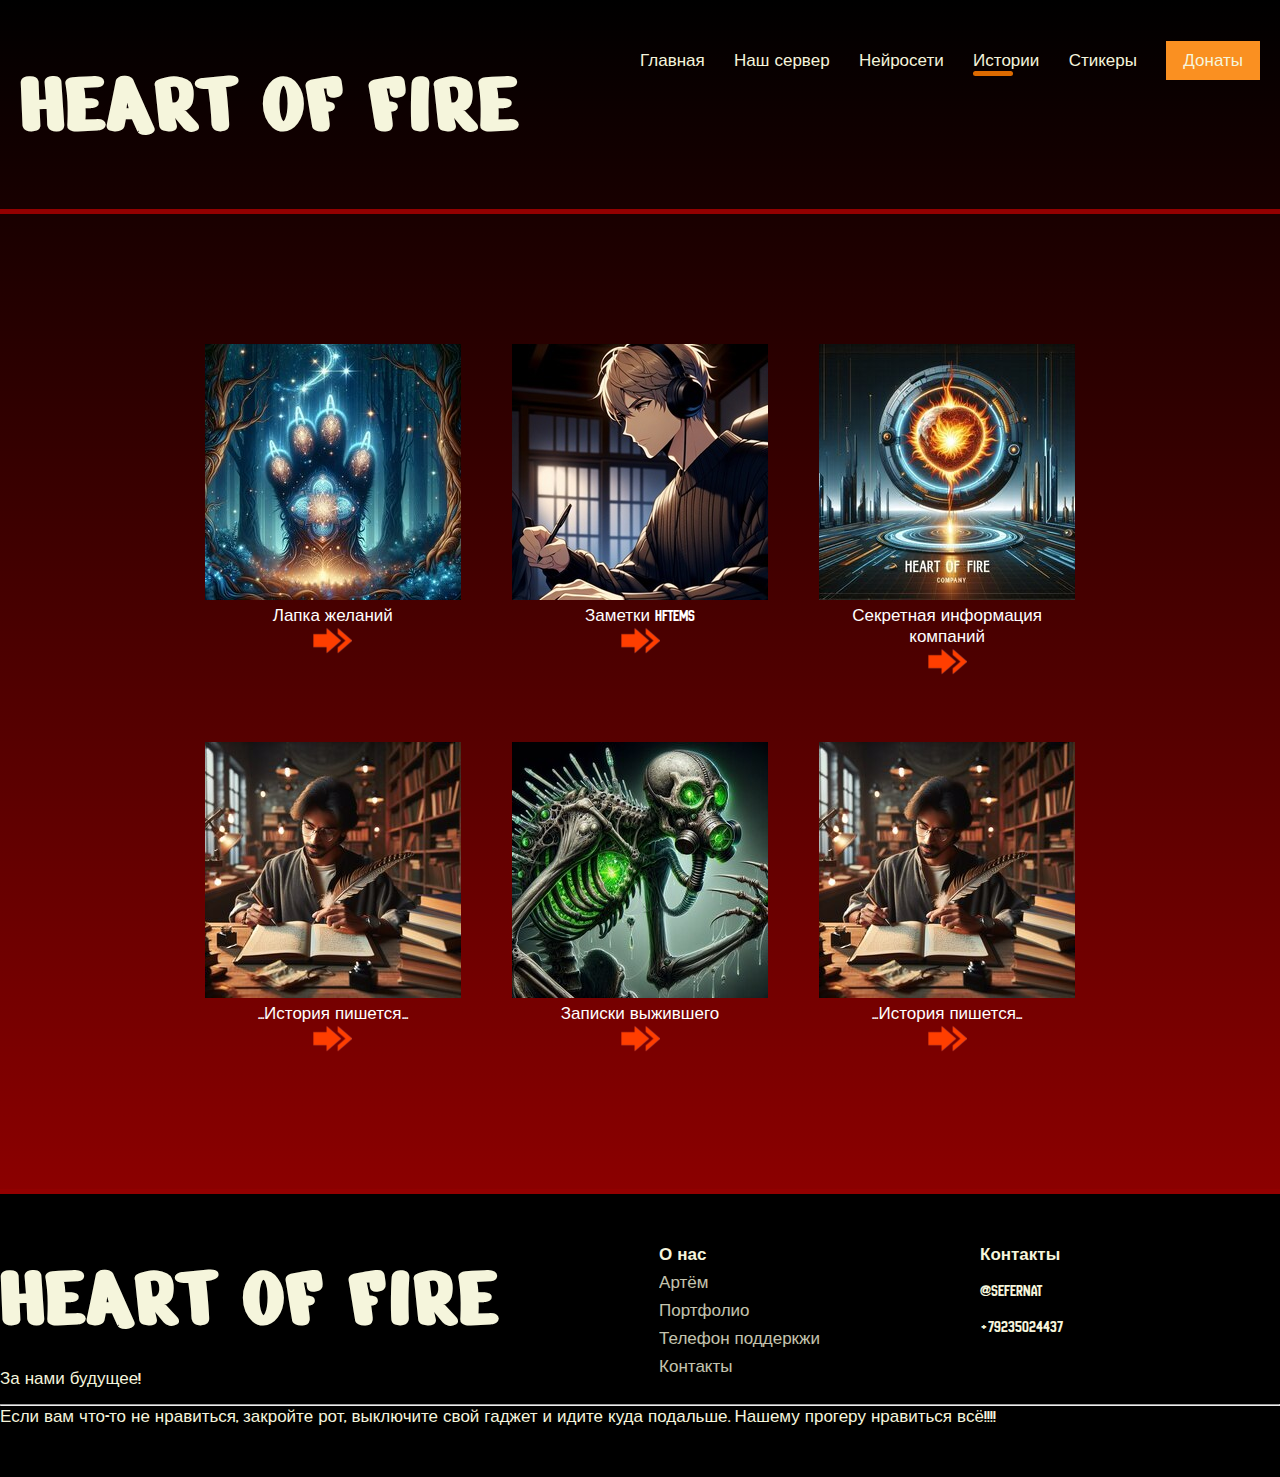
<file: history.html>
<!DOCTYPE html>
<html lang="en">
    <a href="https//Heart_Of_Fire.com"></a>
<head>
    <meta charset="UTF-8">
    <meta name="viewport" content="width=device-width, initial-scale=1.0">
    <title>Heart of Fire</title>
    <link rel="stylesheet" href="css/main.css">
</head>
<body>
    <div class="wrapper">
    <header class="container">
        <span class="logo">Heart of Fire</span>
        <nav>
            <ul>
                <li><a href="welcome.html">Главная</a></li>
                <li><a href="server.html">Наш сервер</a></li>
                <li><a href="ai.html">Нейросети</a></li>
                <li class="active"><a href="history.html">Истории</a></li>
                <li><a href="stiks.html">Стикеры</a></li>
                <li class="btn"><a href="#">Донаты</a></li>
            </ul>

            
        </nav>
    </header>
    <div class="container history">
        <div class="historys">
            <a href="" class="block">
                <img src="img/lapka.jpg" alt="">
                <p>Лапка желаний</p>
                <img src="img/стрелка (1).png" alt="">
            </a>
            <a href="zametka.html" class="block">
                <img src="img/zametki.jpg" alt="">
                <p>Заметки HFTems</p>
                <img src="img/стрелка (1).png" alt="">
            </a>
            <a href="" class="block">
                <img src="img/company.jpg" alt="">
                <p>Секретная информация компаний</p>
                <img src="img/стрелка (1).png" alt="">
            </a>
        </div>
        <div class="historys">
            <a href="" class="block">
                <img src="img/разработка.jpg" alt="">
                <p>...История пишется...</p>
                <img src="img/стрелка (1).png" alt="">
            </a>
            <a href="zapicki-surv (1).html" class="block">
                <img src="img/запискавыжившегофон.jpg" alt="">
                <p>Записки выжившего</p>
                <img src="img/стрелка (1).png" alt="">
            </a>
            <a href="" class="block">
                <img src="img/разработка.jpg" alt="">
                <p>...История пишется...</p>
                <img src="img/стрелка (1).png" alt="">
            </a>
        </div>
    </div>
    <footer>
        <div class="block container">
            <div>
                <span class="logo">HEART OF FIRE</span>
                <p>За нами будущее!</p>
            </div>
              <div>
            <h4>О нас</h4>
            <ul> <li>Артём</li>
                 <li>Портфолио</li>
                 <li> Телефон поддеркжи</li>
                 <li>Контакты</li>
            </ul>
               </div>
            <div>
                <h4>Контакты</h4>
                <p>@SeferNat</p>
                <p>+79235024437</p>
            </div>
        </div>
        <hr>
        <p>Если вам что-то не нравиться, закройте рот, выключите свой гаджет и идите куда подальше. Нашему прогеру нравиться всё!!!!</p>
    </footer>

</body>
</html>
</file>
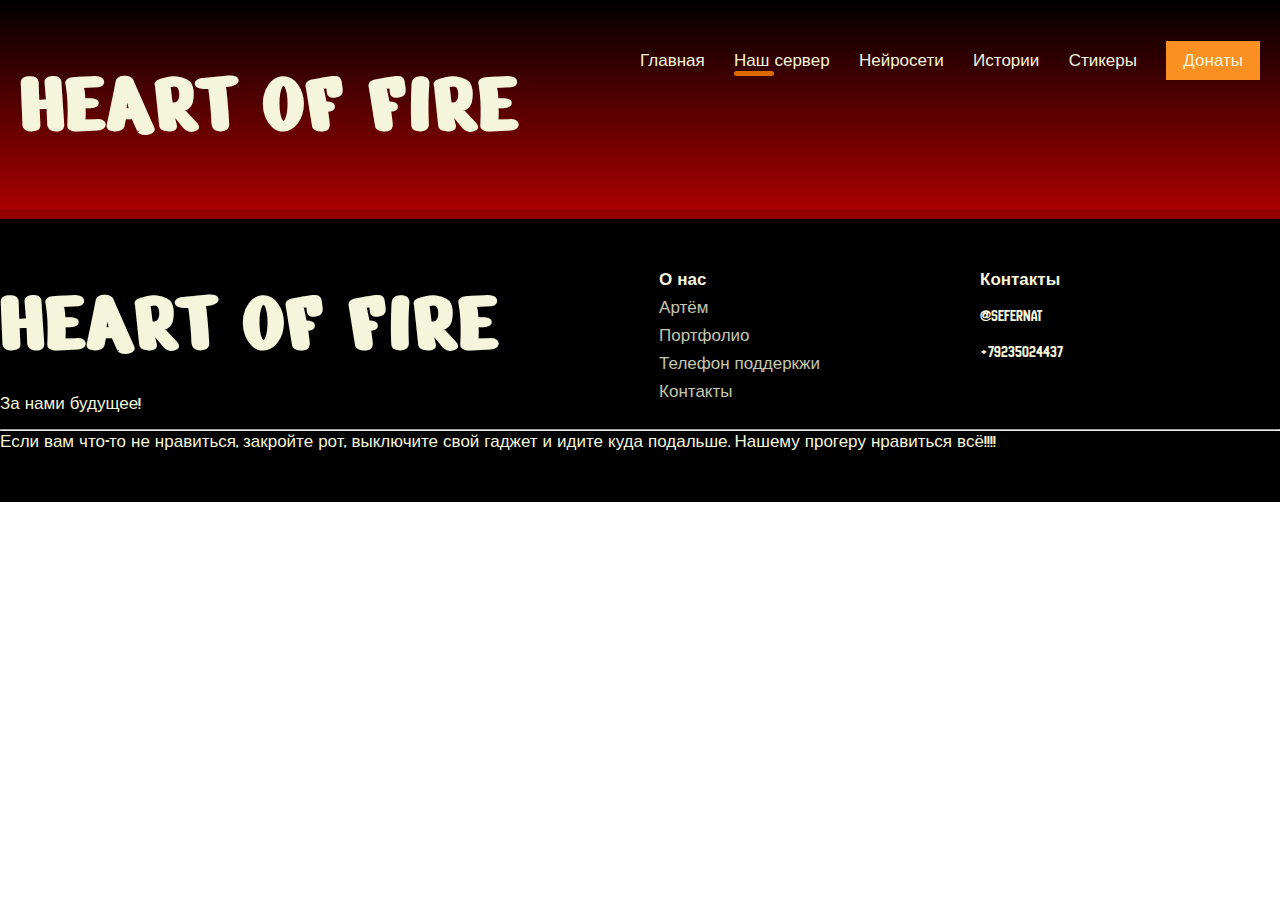
<file: server.html>
<!DOCTYPE html>
<html lang="en">
    <a href="https//Heart_Of_Fire.com"></a>
<head>
    <meta charset="UTF-8">
    <meta name="viewport" content="width=device-width, initial-scale=1.0">
    <title>Heart of Fire</title>
    <link rel="stylesheet" href="css/main.css">
</head>
<body>
    <div class="wrapper">
    <header class="container">
        <span class="logo">Heart of Fire</span>
        <nav>
            <ul>
                <li><a href="welcome.html">Главная</a></li>
                <li class="active"><a href="server.html">Наш сервер</a></li>
                <li><a href="ai.html">Нейросети</a></li>
                <li><a href="history.html">Истории</a></li>
                <li><a href="stiks.html">Стикеры</a></li>
                <li class="btn"><a href="#">Донаты</a></li>
            </ul>

        </nav>
    </header>
    </div>
    <footer>
        <div class="block container">
            <div>
                <span class="logo">HEART OF FIRE</span>
                <p>За нами будущее!</p>
            </div>
              <div>
            <h4>О нас</h4>
            <ul> <li>Артём</li>
                 <li>Портфолио</li>
                 <li> Телефон поддеркжи</li>
                 <li>Контакты</li>
            </ul>
               </div>
            <div>
                <h4>Контакты</h4>
                <p>@SeferNat</p>
                <p>+79235024437</p>
            </div>
        </div>
        <hr>
        <p>Если вам что-то не нравиться, закройте рот, выключите свой гаджет и идите куда подальше. Нашему прогеру нравиться всё!!!!</p>
    </footer>

</body>
</html>
</file>
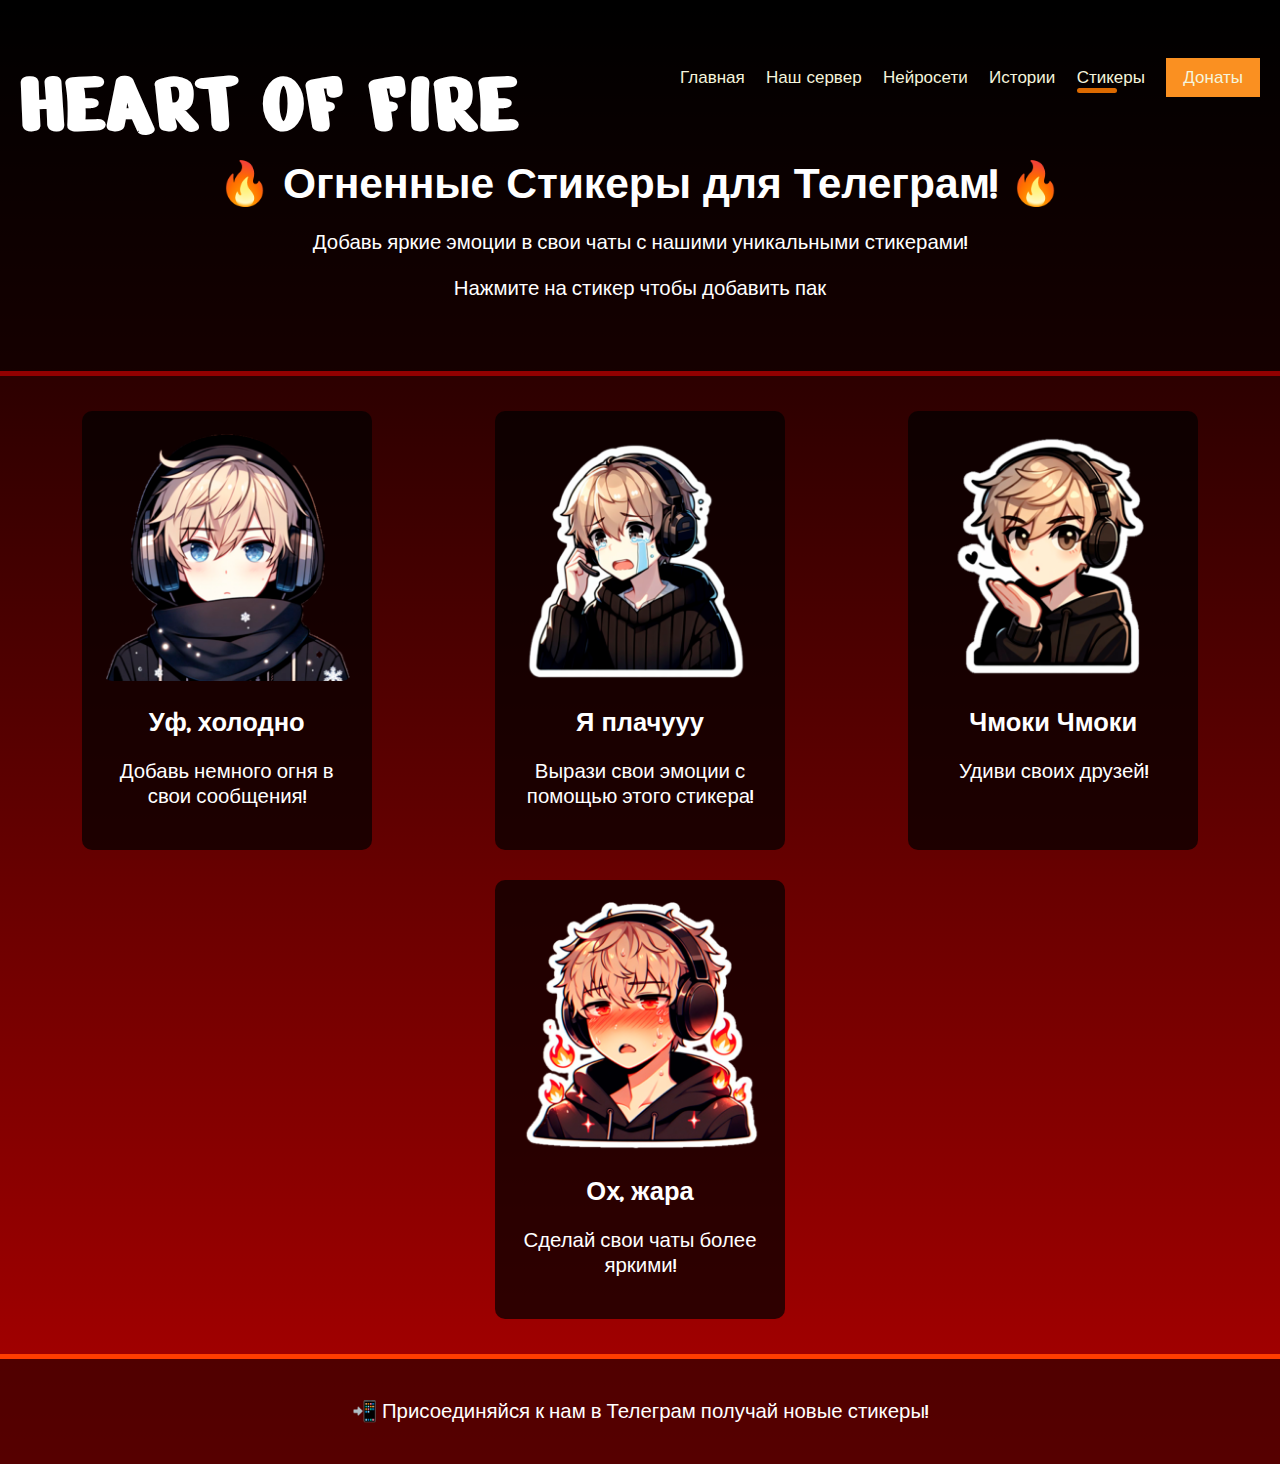
<file: stiks.html>
<!DOCTYPE html>
<html lang="ru">
<head>
    <meta charset="UTF-8">
    <meta name="viewport" content="width=device-width, initial-scale=1.0">
    <title>Heart of Fire stickers</title>
    <link rel="stylesheet" href="css/styles.css">
</head>
<body>
    <header class="container">
        <span class="logo">Heart of Fire</span>
        <nav>
            <ul>
                <li><a href="welcome.html">Главная</a></li>
                <li><a href="Server2.html">Наш сервер</a></li>
                <li><a href="ai.html">Нейросети</a></li>
                <li><a href="history.html">Истории</a></li>
                <li class="active"><a href="stiks.html">Стикеры</a></li>
                <li class="btn"><a href="#">Донаты</a></li>
            </ul>
        </nav>
        <h1>🔥 Огненные Стикеры для Телеграм! 🔥</h1>
        <p>Добавь яркие эмоции в свои чаты с нашими уникальными стикерами!</p>
           <p> Нажмите на стикер чтобы добавить пак</p>
    </header>
    <main>
        <section class="stickers">
            <a href="https://t.me/addstickers/HofStickss" class="sticker">
                <img src="img/Холодно.png" alt="Стикер 1">
                <h2>Уф, холодно</h2>
                <p>Добавь немного огня в свои сообщения!</p>
            </a>
            <a href="https://t.me/addstickers/HofStickss" class="sticker">
                <img src="img/Плачет.png" alt="Стикер 2">
                <h2>Я плачууу</h2>
                <p>Вырази свои эмоции с помощью этого стикера!</p>
            </a>
            <a href="https://t.me/addstickers/HofStickss" class="sticker">
                <img src="img/Возд поцелуй.png" alt="Стикер 3">
                <h2>Чмоки Чмоки</h2>
                <p>Удиви своих друзей!</p>
            </a>
            <a href="https://t.me/addstickers/HofStickss" class="sticker">
                <img src="img/Жарко.png" alt="Стикер 3">
                <h2>Ох, жара</h2>
                <p>Сделай свои чаты более яркими!</p>
            </a>
        </section>
    </main>
    <footer>
        <p>📲 Присоединяйся к нам в Телеграм получай новые стикеры!</p>
    </footer>
</body>
</html>
</file>
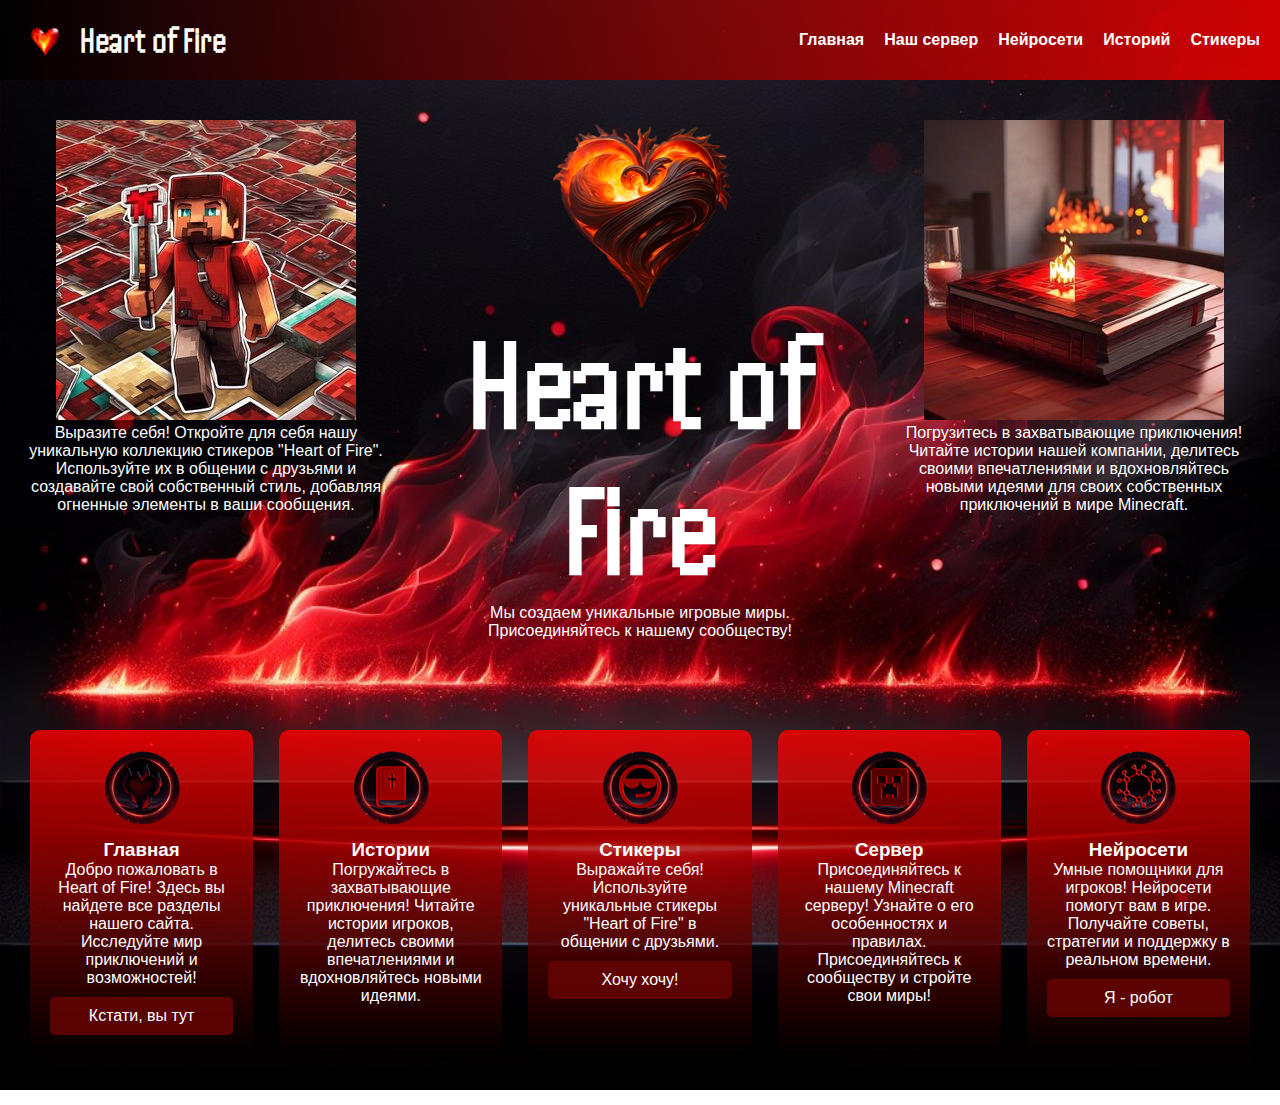
<file: welcome.html>
<!DOCTYPE html>
<html lang="ru">
<head>
    <meta charset="UTF-8">
    <meta name="viewport" content="width=device-width, initial-scale=1.0">
    <title>Heart of Fire</title>
    <link rel="stylesheet" href="css/Glav2.css">
</head>
<body>
    <header>
        <div class="logo-container">
            <img src="img/Heartis.png" alt="Логотип" class="mini-logo">
            <h1>Heart of Fire</h1>
        </div>
        <nav>
            <ul>
                <li><a href="welcome.html">Главная</a></li>
                <li><a href="Server2.html">Наш сервер</a></li>
                <li><a href="ai.html">Нейросети</a></li>
                <li><a href="history.html">Историй</a></li>
                <li><a href="stiks.html">Стикеры</a></li>
            </ul>
        </nav>
    </header>

    <main>
        <section class="content">
            <div class="side-image">
                <img src="img/levo.jpg" alt="Изображение слева">
                <p>Выразите себя! Откройте для себя нашу уникальную коллекцию стикеров "Heart of Fire". Используйте их в общении с друзьями и создавайте свой собственный стиль, добавляя огненные элементы в ваши сообщения.</p>
            </div>

            <div class="logo">
                <img src="img/Hearts.png" alt="Логотип компании">
                <h2>Heart of Fire</h2>
                <p>Мы создаем уникальные игровые миры.</p>
                <p>Присоединяйтесь к нашему сообществу!</p>
            </div>

            <div class="side-image">
                <img src="img/pravo.jpg" alt="Изображение справа">
                <p>Погрузитесь в захватывающие приключения! Читайте истории нашей компании, делитесь своими впечатлениями и вдохновляйтесь новыми идеями для своих собственных приключений в мире Minecraft.</p>
            </div>
        </section>

        <section class="blocks">
            <a href="welcome.html"  class="block">
                <img src="img/СтикерГлав.png" alt="Эмблема 1">
                <h3>Главная</h3>
                <p>Добро пожаловать в Heart of Fire! Здесь вы найдете все разделы нашего сайта. Исследуйте мир приключений и возможностей!</p>
                <div class="red-button">Кстати, вы тут</div>
            </a>
            <a href="history.html"  class="block">
                <img src="img/СтикерКнига.png" alt="Эмблема 2">
                <h3>Истории</h3>
                <p>Погружайтесь в захватывающие приключения! Читайте истории игроков, делитесь своими впечатлениями и вдохновляйтесь новыми идеями.</p>
            </a>
            <a href="stiks.html"  class="block">
                <img src="img/СтикерСмайл.png" alt="Эмблема 3">
                <h3>Стикеры</h3>
                <p>Выражайте себя! Используйте уникальные стикеры "Heart of Fire" в общении с друзьями.</p>
                <div class="red-button">Хочу хочу!</div>
            </a>
            <a href="Server2.html"  class="block">
                <img src="img/СтикерМайн.png" alt="Эмблема 4">
                <h3>Сервер</h3>
                <p>Присоединяйтесь к нашему Minecraft серверу! Узнайте о его особенностях и правилах. Присоединяйтесь к сообществу и стройте свои миры!</p>
            </a>
            <a href="ai.html"  class="block">
                <img src="img/СтикерНейро.png" alt="Эмблема 5">
                <h3>Нейросети</h3>
                <p>Умные помощники для игроков! Нейросети помогут вам в игре. Получайте советы, стратегии и поддержку в реальном времени.</p>
                <div class="red-button">Я - робот</div>
            </a>
        </section>
    </main>
</body>
</html>
</file>
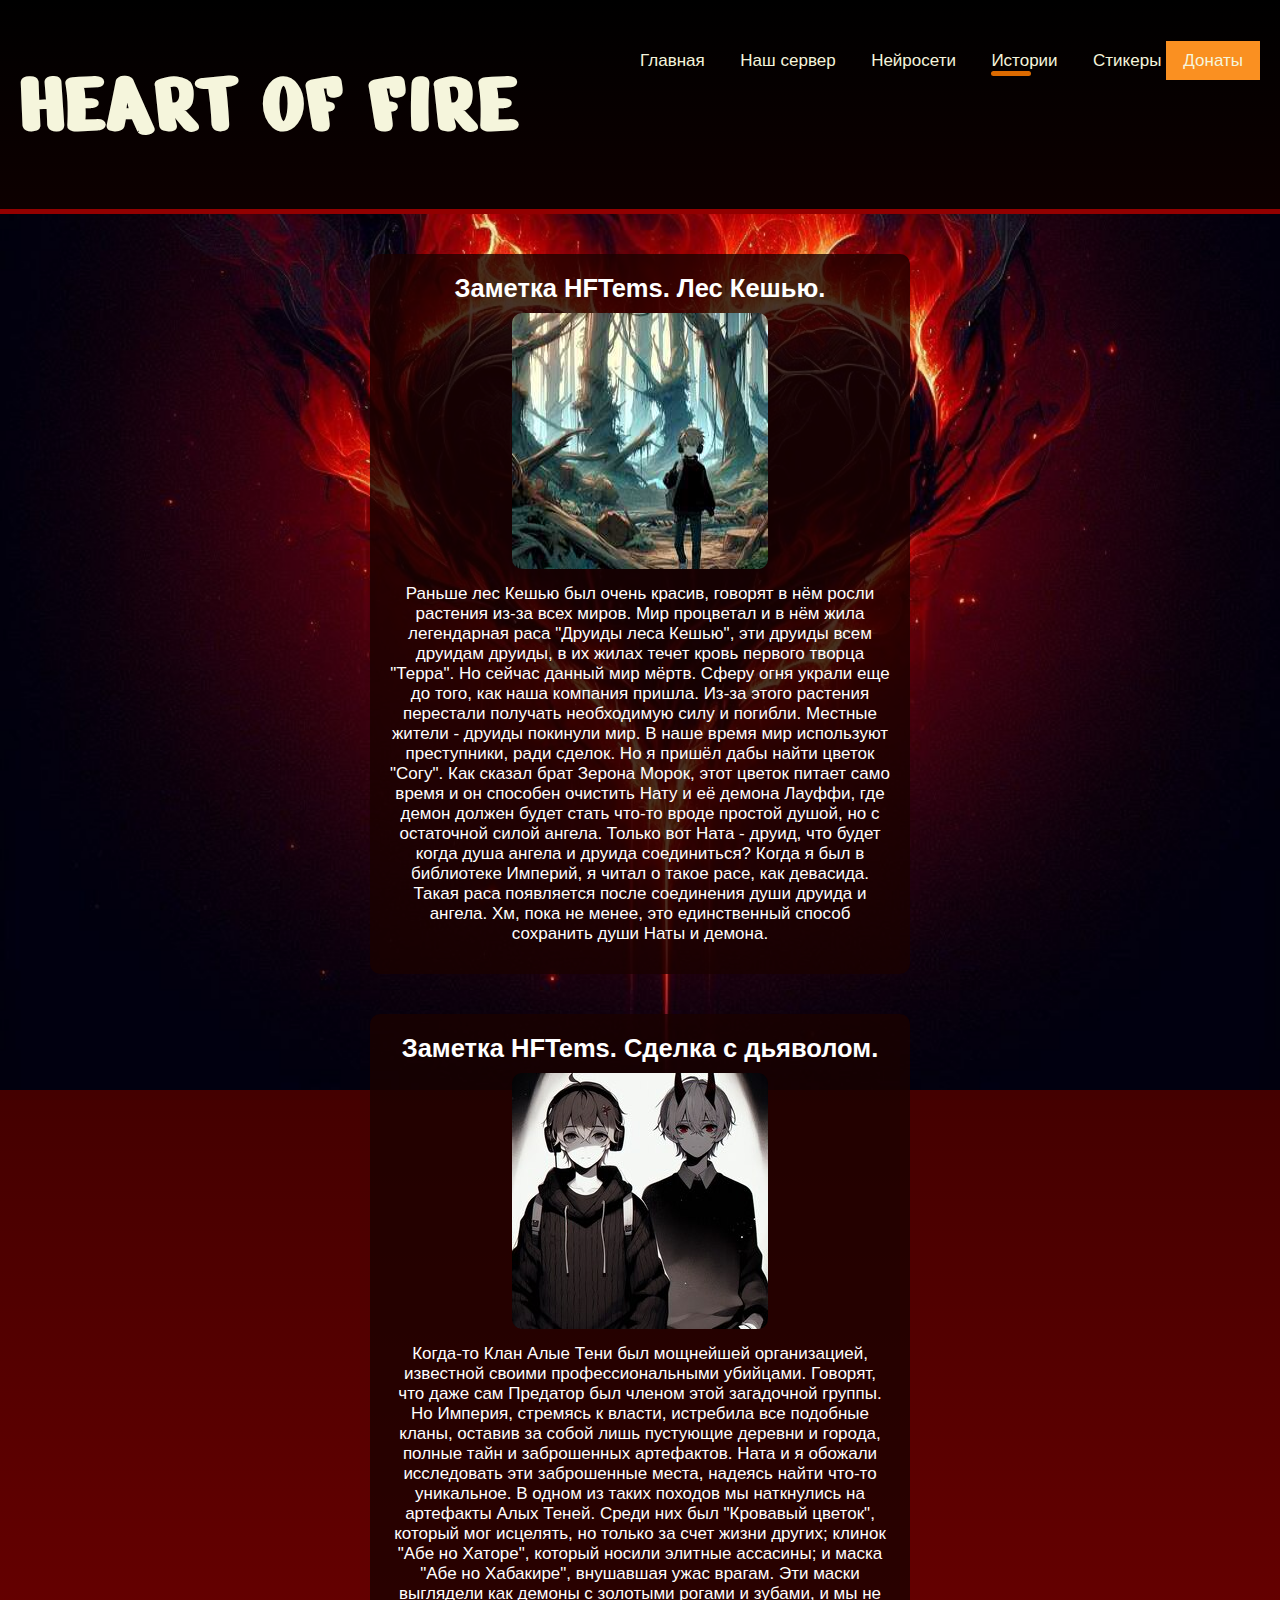
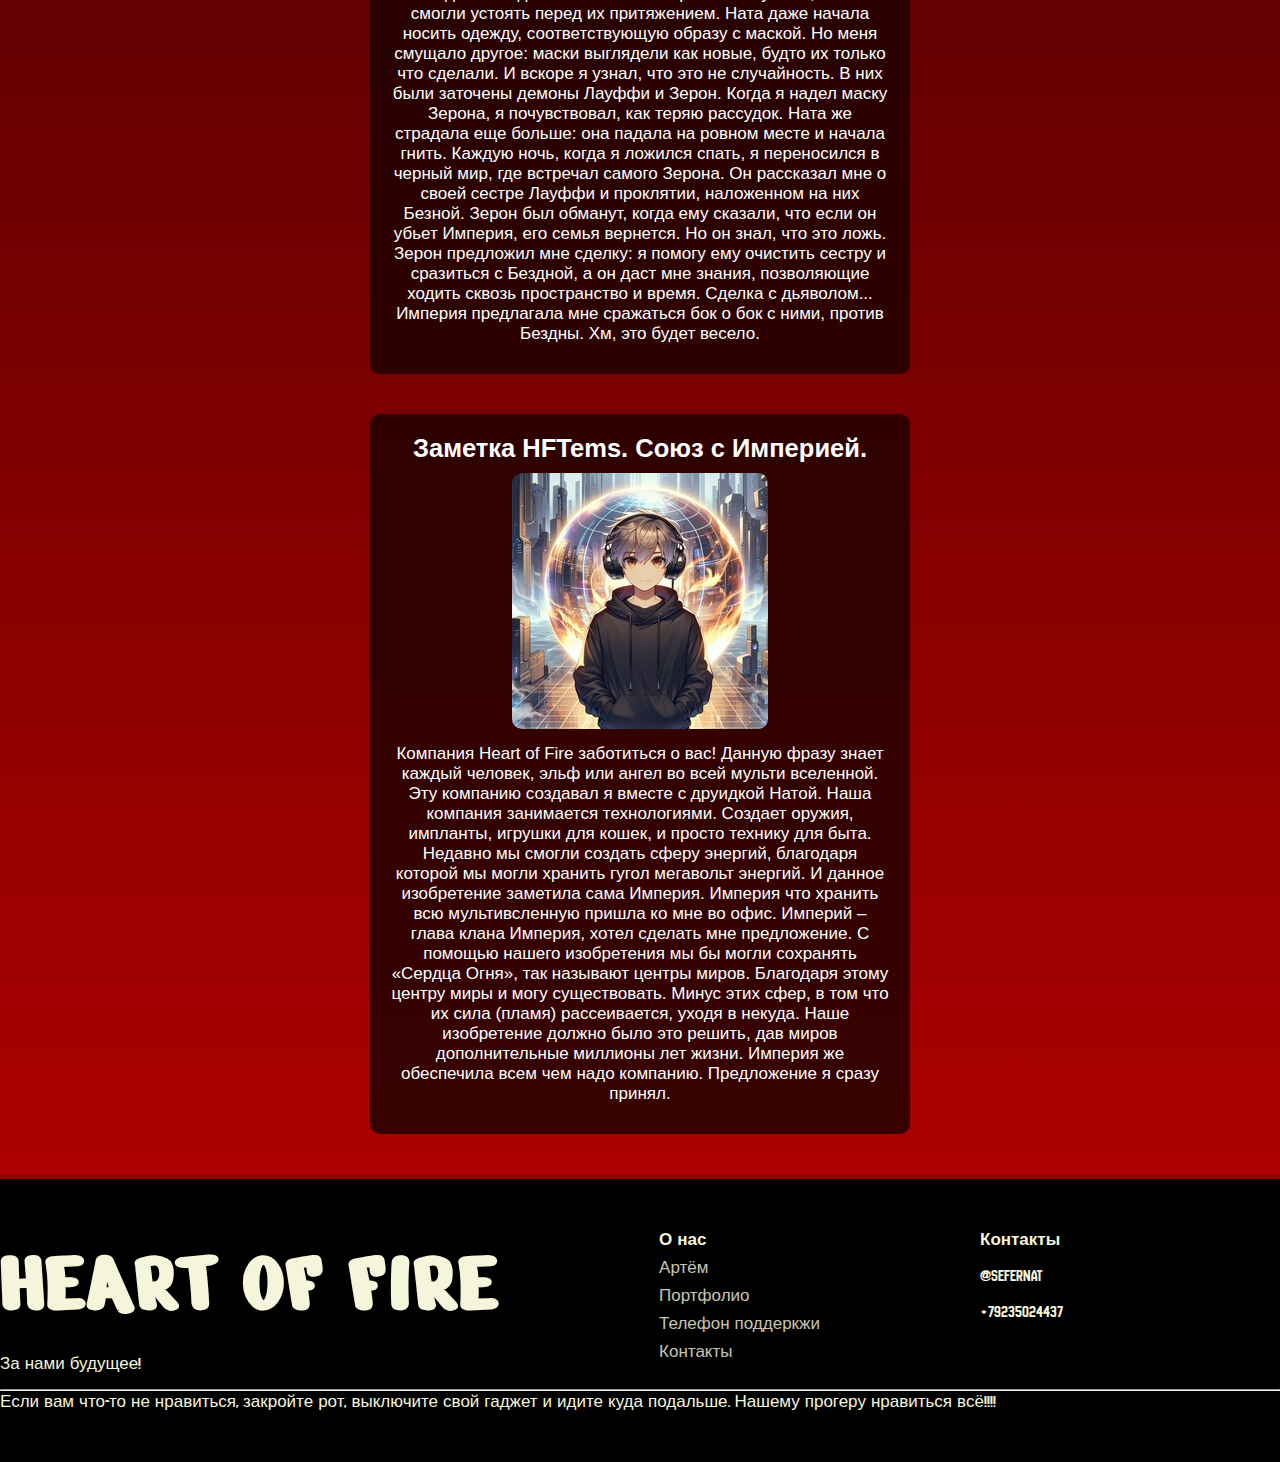
<file: zametka.html>
<!DOCTYPE html>
<html lang="ru">
<head>
    <meta charset="UTF-8">
    <meta name="viewport" content="width=device-width, initial-scale=1.0">
    <title>Heart of Fire</title>
    <link rel="stylesheet" href="css/main.css">
</head>
<body>
    <div class="wrapper">
    <header class="container">
        <span class="logo">Heart of Fire</span>
        <nav>
            <ul>
                <li><a href="welcome.html">Главная</a></li>
                <li><a href="Server2.html">Наш сервер</a></li>
                <li><a href="ai.html">Нейросети</a></li>
                <li class="active"><a href="history.html">Истории</a></li>
                <li<a href="stiks.html">Стикеры</a></li>
                <li class="btn"><a href="#">Донаты</a></li>
            </ul>
        </nav>
    </header>
    <div class="bodyzam">
    <div class="mains">
        <section class="note">
            <h2>Заметка HFTems. Лес Кешью.</h2>
            <img src="img/keshstory.jpg" alt="Изображение заметки 1" class="note-image">
            <p>Раньше лес Кешью был очень красив, говорят в нём росли растения из-за всех миров. Мир процветал и в нём жила легендарная раса "Друиды леса Кешью", эти друиды всем друидам друиды, в их жилах течет кровь первого творца "Терра". Но сейчас данный мир мёртв. Сферу огня украли еще до того, как наша компания пришла. Из-за этого растения перестали получать необходимую силу и погибли. Местные жители - друиды покинули мир. В наше время мир используют преступники, ради сделок. Но я пришёл дабы найти цветок "Согу". Как сказал брат Зерона Морок, этот цветок питает само время и он способен очистить Нату и её демона Лауффи, где демон должен будет стать что-то вроде простой душой, но с остаточной силой ангела. Только вот Ната - друид, что будет когда душа ангела и друида соединиться? Когда я был в библиотеке Империй, я читал о такое расе, как девасида. Такая раса появляется после соединения души друида и ангела. Хм, пока не менее, это единственный способ сохранить души Наты и демона.</p>
        </section>

        <section class="note">
            <h2>Заметка HFTems. Сделка с дьяволом.</h2>
            <img src="img/zeratemastory.jpg" alt="Изображение заметки 2" class="note-image">
            <p>Когда-то Клан Алые Тени был мощнейшей организацией, известной своими профессиональными убийцами. Говорят, что даже сам Предатор был членом этой загадочной группы. Но Империя, стремясь к власти, истребила все подобные кланы, оставив за собой лишь пустующие деревни и города, полные тайн и заброшенных артефактов. Ната и я обожали исследовать эти заброшенные места, надеясь найти что-то уникальное. В одном из таких походов мы наткнулись на артефакты Алых Теней. Среди них был "Кровавый цветок", который мог исцелять, но только за счет жизни других; клинок "Абе но Хаторе", который носили элитные ассасины; и маска "Абе но Хабакире", внушавшая ужас врагам. Эти маски выглядели как демоны с золотыми рогами и зубами, и мы не смогли устоять перед их притяжением. Ната даже начала носить одежду, соответствующую образу с маской. Но меня смущало другое: маски выглядели как новые, будто их только что сделали. И вскоре я узнал, что это не случайность. В них были заточены демоны Лауффи и Зерон. Когда я надел маску Зерона, я почувствовал, как теряю рассудок. Ната же страдала еще больше: она падала на ровном месте и начала гнить. Каждую ночь, когда я ложился спать, я переносился в черный мир, где встречал самого Зерона. Он рассказал мне о своей сестре Лауффи и проклятии, наложенном на них Безной. Зерон был обманут, когда ему сказали, что если он убьет Империя, его семья вернется. Но он знал, что это ложь. Зерон предложил мне сделку: я помогу ему очистить сестру и сразиться с Бездной, а он даст мне знания, позволяющие ходить сквозь пространство и время. Сделка с дьяволом... Империя предлагала мне сражаться бок о бок с ними, против Бездны. Хм, это будет весело.
                </p>
        </section>

        <section class="note">
            <h2>Заметка HFTems. Союз с Империей.</h2>
            <img src="img/hofstory.jpg" alt="Изображение заметки 3" class="note-image">
            <p>Компания Heart of Fire заботиться о вас! Данную фразу знает каждый человек, эльф или ангел во всей мульти вселенной. Эту компанию создавал я вместе с друидкой Натой. Наша компания занимается технологиями. Создает оружия, импланты, игрушки для кошек, и просто технику для быта. Недавно мы смогли создать сферу энергий, благодаря которой мы могли хранить гугол мегавольт энергий. И данное изобретение заметила сама Империя. Империя что хранить всю мультивсленную пришла ко мне во офис. Империй – глава клана Империя, хотел сделать мне предложение. С помощью нашего изобретения мы бы могли сохранять «Сердца Огня», так называют центры миров. Благодаря этому центру миры и могу существовать. Минус этих сфер, в том что их сила (пламя) рассеивается, уходя в некуда. Наше изобретение должно было это решить, дав миров дополнительные миллионы лет жизни. Империя же обеспечила всем чем надо компанию. Предложение я сразу принял.</p>
        </section>
    </div>
</div>
</div>

    <footer>
        <div class="block container">
            <div>
                <span class="logo">HEART OF FIRE</span>
                <p>За нами будущее!</p>
            </div>
              <div>
            <h4>О нас</h4>
            <ul> <li>Артём</li>
                 <li>Портфолио</li>
                 <li> Телефон поддеркжи</li>
                 <li>Контакты</li>
            </ul>
               </div>
            <div>
                <h4>Контакты</h4>
                <p>@SeferNat</p>
                <p>+79235024437</p>
            </div>
        </div>
        <hr>
        <p>Если вам что-то не нравиться, закройте рот, выключите свой гаджет и идите куда подальше. Нашему прогеру нравиться всё!!!!</p>
    </footer>
</bodyzam>
</html>
</file>
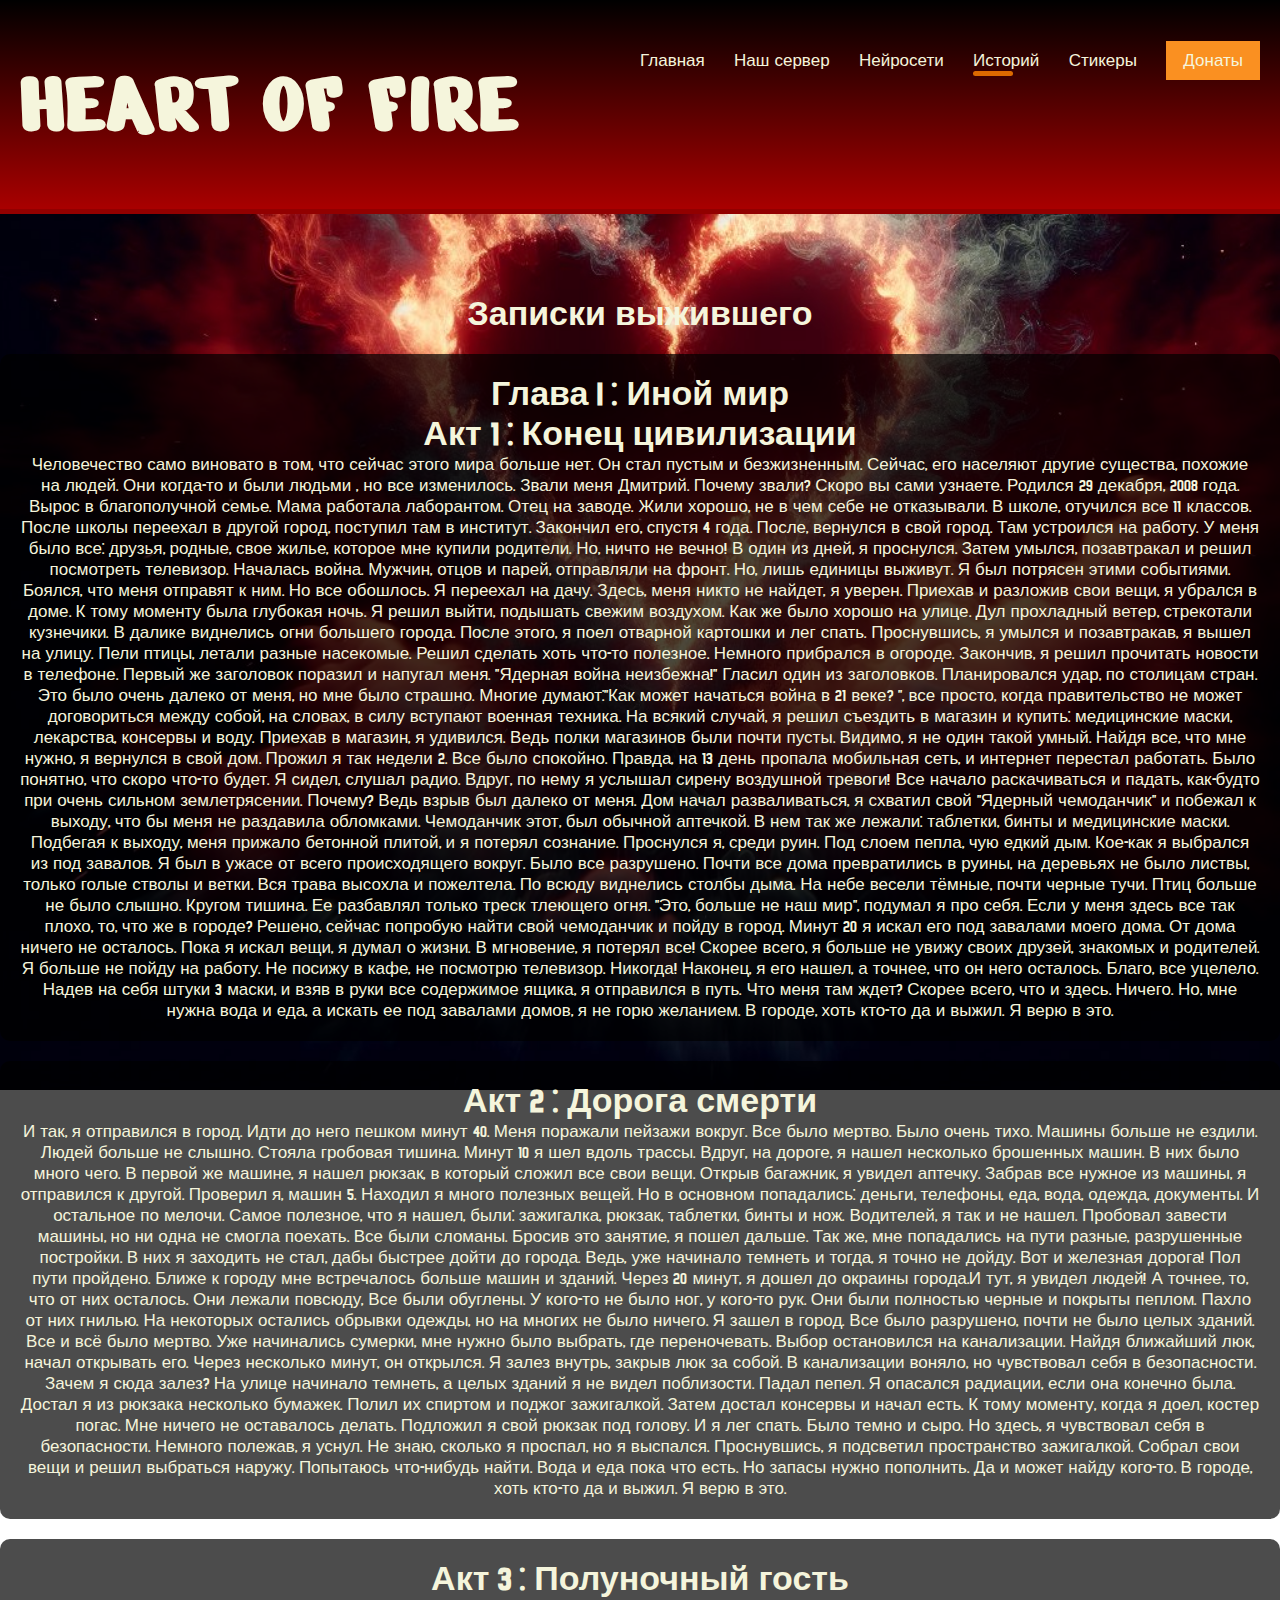
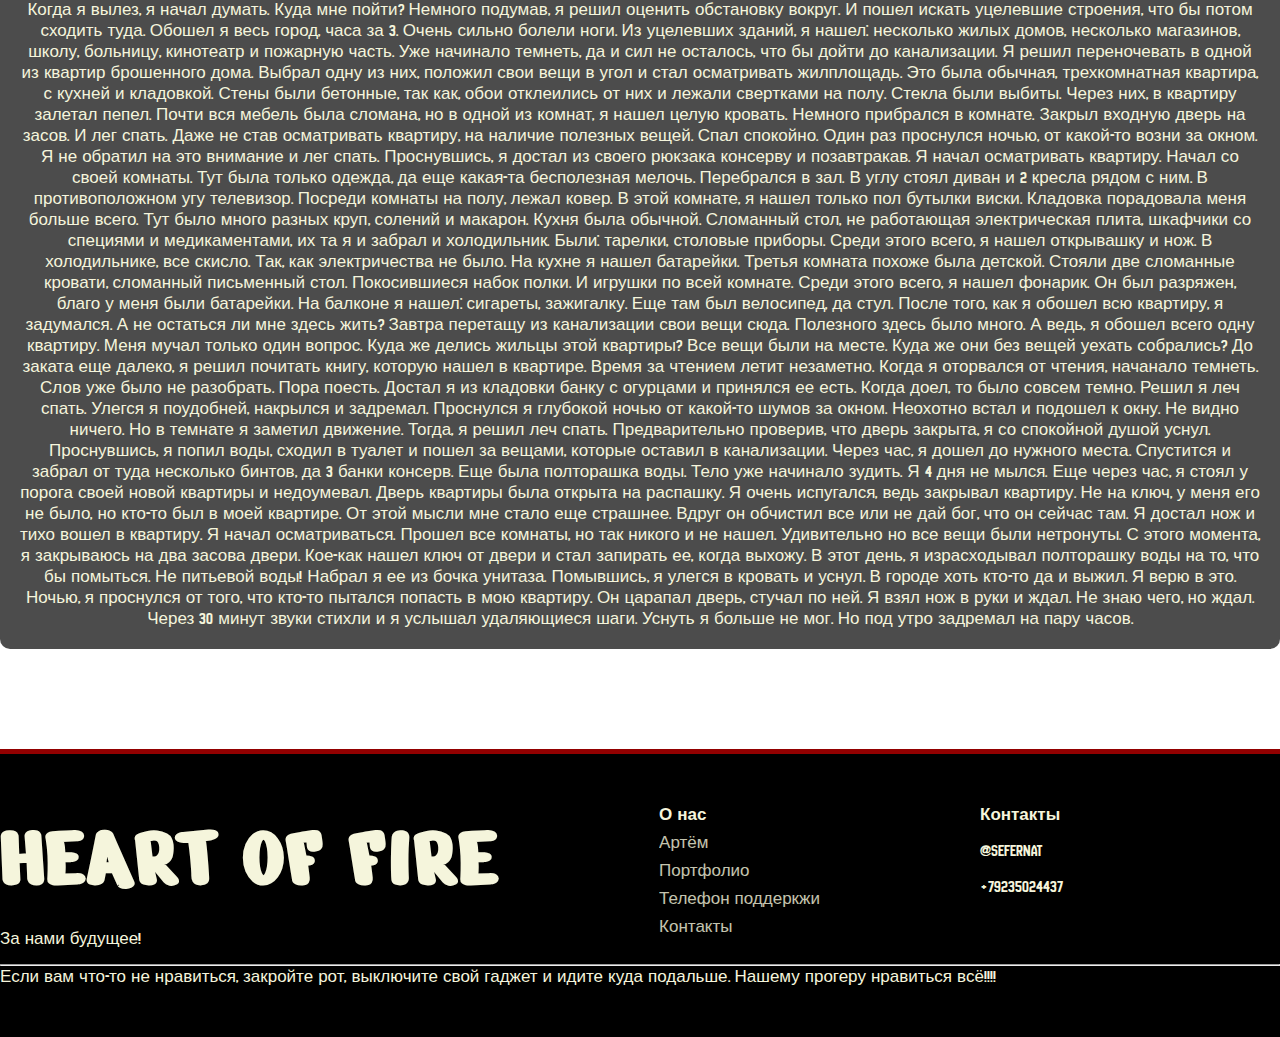
<file: zapicki-surv (1).html>
<!DOCTYPE html>
<html lang="ru">
<head>
    <meta charset="UTF-8">
    <meta name="viewport" content="width=device-width, initial-scale=1.0">
    <title>Истории - Heart of Fire</title>
    <link rel="stylesheet" href="css/main.css">
</head>
<body>
    <div class="wrapper">
    <header class="container">
        <span class="logo">Heart of Fire</span>
        <nav>
            <ul>
                <li><a href="welcome.html">Главная</a></li>
                <li><a href="server.html">Наш сервер</a></li>
                <li><a href="ai.html">Нейросети</a></li>
                <li class="active"><a href="history.html">Историй</a></li>
                <li><a href="stiks.html">Стикеры</a></li>
                <li class="btn"><a href="#">Донаты</a></li>
            </ul>
        </nav>
    </header>
    </div>

    <main>
        <section class="story-section">
            <h1>Записки выжившего</h1>
            <div class="story">
                <h2>Глава I : Иной мир</h2>
                <h2>Акт 1 : Конец цивилизации</h2>
                <p>Человечество само виновато в том, что сейчас этого мира больше нет. Он стал пустым и безжизненным. Сейчас, его населяют другие существа, похожие на людей. Они когда-то и были людьми , но все изменилось. Звали меня Дмитрий. Почему звали? Скоро вы сами узнаете. Родился 29 декабря, 2008 года.  Вырос в благополучной семье. Мама работала лаборантом. Отец на заводе. Жили хорошо, не в чем себе не отказывали. В школе, отучился все 11 классов. После школы переехал в другой город, поступил там в институт. Закончил его, спустя 4 года. После, вернулся в свой город. Там устроился на работу. У меня было все: друзья, родные, свое жилье, которое мне купили родители. Но, ничто не вечно! В один из дней, я проснулся. Затем умылся, позавтракал и решил посмотреть телевизор. Началась война. Мужчин, отцов и парей, отправляли на фронт. Но, лишь единицы выживут. Я был потрясен этими событиями. Боялся, что меня отправят к ним. Но все обошлось. Я переехал на дачу. Здесь, меня никто не найдет, я уверен. Приехав и разложив свои вещи, я  убрался в доме. К тому моменту была глубокая ночь. Я решил выйти, подышать свежим воздухом. Как же было хорошо на улице. Дул прохладный ветер, стрекотали кузнечики. В далике виднелись огни большего города. После этого, я поел отварной картошки и лег спать. Проснувшись,  я умылся и позавтракав, я вышел на улицу. Пели птицы, летали разные насекомые. Решил сделать хоть что-то полезное. Немного прибрался в огороде. Закончив, я решил прочитать новости в телефоне. Первый же заголовок поразил и напугал меня. "Ядерная война неизбежна!" Гласил один из заголовков. Планировался удар, по столицам стран. Это было очень далеко от меня, но мне было страшно. Многие думают:"Как может начаться война в 21 веке? ", все просто, когда правительство не может договориться между собой, на словах, в силу вступают военная техника. На всякий случай, я решил съездить в магазин и купить: медицинские маски, лекарства, консервы и воду. Приехав в магазин, я удивился. Ведь полки магазинов были почти пусты. Видимо, я не один такой умный. Найдя все, что мне нужно, я вернулся в свой дом. 
Прожил я так недели 2. Все было спокойно. Правда, на 13 день пропала мобильная сеть, и интернет перестал работать. Было понятно, что скоро что-то будет. Я сидел, слушал радио. Вдруг, по нему я услышал сирену воздушной тревоги! Все начало раскачиваться и падать, как-будто при очень сильном землетрясении. Почему? Ведь взрыв был далеко от меня. Дом начал разваливаться, я схватил свой "Ядерный чемоданчик" и побежал к выходу, что бы меня не раздавила обломками. Чемоданчик этот, был обычной аптечкой. В нем так же лежали: таблетки, бинты и медицинские маски. Подбегая к выходу, меня прижало бетонной плитой, и я потерял сознание. Проснулся я, среди руин. Под слоем пепла, чую едкий дым. Кое-как я выбрался из под завалов. Я был в ужасе от всего происходящего вокруг.  Было все разрушено. Почти все дома превратились в руины, на деревьях не было листвы, только голые стволы и ветки. Вся трава высохла и пожелтела. По всюду виднелись столбы дыма. На небе весели тёмные, почти черные тучи. Птиц больше не было слышно. Кругом тишина. Ее разбавлял только треск тлеющего огня. "Это, больше не наш мир", подумал я про себя. Если у меня здесь все так плохо, то, что же в городе? Решено, сейчас попробую найти свой чемоданчик и пойду в город. Минут 20 я искал его под завалами моего дома. От дома ничего не осталось. Пока я искал вещи, я думал о жизни. В мгновение, я потерял все! Скорее всего, я больше не увижу своих друзей, знакомых и родителей. Я больше не пойду на работу. Не посижу в кафе, не посмотрю телевизор. Никогда! Наконец, я его нашел, а точнее, что он него осталось. Благо, все уцелело. Надев на себя штуки 3 маски, и взяв в руки все содержимое ящика, я отправился в путь. Что меня там ждет? Скорее всего, что и здесь. Ничего. Но, мне нужна вода и еда, а искать ее под завалами домов, я не горю желанием. В городе, хоть кто-то да и выжил. Я верю в это.</p>
            </div>
            <div class="story">
                <h2>Акт 2 : Дорога смерти</h2>
                <p>И так, я отправился в город. Идти до него пешком минут 40. Меня поражали пейзажи вокруг. Все было мертво. Было очень тихо. Машины больше не ездили. Людей больше не слышно. Стояла гробовая тишина. Минут 10 я шел вдоль трассы. Вдруг, на дороге, я нашел несколько брошенных машин. В них было много чего. В первой же машине, я нашел рюкзак, в который сложил все свои вещи. Открыв багажник, я увидел аптечку. Забрав все нужное из машины, я отправился к другой. Проверил я, машин 5. Находил я много полезных вещей. Но в основном попадались: деньги, телефоны, еда, вода, одежда, документы. И остальное по мелочи. Самое полезное, что я нашел, были: зажигалка, рюкзак, таблетки, бинты и нож. Водителей, я так и не нашел. Пробовал завести машины, но ни одна не смогла поехать. Все были сломаны. Бросив это занятие, я пошел дальше. Так же, мне попадались на пути разные, разрушенные постройки. В них я заходить не стал, дабы быстрее дойти до города. Ведь, уже начинало темнеть и тогда, я точно не дойду. Вот и железная дорога! Пол пути пройдено. Ближе к городу мне встречалось больше машин и зданий. Через 20 минут, я дошел до окраины города.И тут, я увидел людей! А точнее, то, что от них осталось. Они лежали повсюду, Все были обуглены. У кого-то не было ног, у кого-то рук. Они были полностью черные и покрыты пеплом. Пахло от них гнилью. На некоторых остались обрывки одежды, но на многих не было ничего. Я зашел в город. Все было разрушено, почти не было целых зданий. Все и всё было мертво. Уже начинались сумерки, мне нужно было выбрать, где переночевать. Выбор остановился на канализации. Найдя ближайший люк, начал открывать его. Через несколько минут, он открылся. Я залез внутрь, закрыв люк за собой. В канализации воняло, но чувствовал себя в безопасности. Зачем я сюда залез? На улице начинало темнеть, а целых зданий я не видел поблизости. Падал пепел. Я опасался радиации, если она конечно была. Достал я из рюкзака несколько бумажек. Полил их спиртом и поджог зажигалкой. Затем достал консервы и начал есть. К тому моменту, когда я доел, костер погас. Мне ничего не оставалось делать. Подложил я свой рюкзак под голову. И я лег спать. Было темно и сыро. Но здесь, я чувствовал себя в безопасности. Немного полежав, я уснул. Не знаю, сколько я проспал, но я выспался. Проснувшись, я подсветил пространство зажигалкой. Собрал свои вещи и решил выбраться наружу. Попытаюсь что-нибудь найти. Вода и еда пока что есть. Но запасы нужно пополнить. Да и может найду кого-то. В городе, хоть кто-то да и выжил. Я верю в это.</p>
            </div>
            <div class="story">
                <h2>Акт 3 : Полуночный гость</h2>
                <p>Когда я вылез, я начал думать. Куда мне пойти? Немного подумав, я решил оценить обстановку вокруг. И пошел искать уцелевшие строения, что бы потом сходить туда. Обошел я весь город, часа за 3. Очень сильно болели ноги. Из уцелевших зданий, я нашел: несколько жилых домов, несколько магазинов, школу, больницу, кинотеатр и пожарную часть. Уже начинало темнеть, да и сил не осталось, что бы дойти до канализации. Я решил переночевать в одной из квартир брошенного дома. Выбрал одну из них, положил свои вещи в угол и стал осматривать жилплощадь. Это была обычная, трехкомнатная квартира, с кухней и кладовкой. Стены были бетонные, так как, обои отклеились от них и лежали свертками на полу. Стекла были выбиты. Через них, в квартиру залетал пепел. Почти вся мебель была сломана, но в одной из комнат, я нашел целую кровать. Немного прибрался в комнате. Закрыл входную дверь на засов. И лег спать. Даже не став осматривать квартиру, на наличие полезных вещей. Спал спокойно. Один раз проснулся ночью, от какой-то возни за окном. Я не обратил на это внимание и лег спать. Проснувшись, я достал из своего рюкзака консерву и позавтракав. Я начал осматривать квартиру. Начал со своей комнаты. Тут была только одежда, да еще какая-та бесполезная мелочь. Перебрался в зал. В углу стоял диван и 2 кресла рядом с ним. В противоположном угу  телевизор. Посреди комнаты на полу, лежал ковер. В этой комнате, я нашел только пол бутылки виски. Кладовка порадовала меня больше всего. Тут было много разных круп, солений и макарон. Кухня была обычной. Сломанный стол, не работающая электрическая плита, шкафчики со специями и медикаментами, их та я и забрал и холодильник. Были: тарелки, столовые приборы. Среди этого всего, я нашел открывашку и нож. В холодильнике, все скисло. Так, как электричества не было. На кухне я нашел батарейки. Третья комната похоже была детской. Стояли две сломанные кровати, сломанный письменный стол. Покосившиеся набок полки. И игрушки по всей комнате. Среди этого всего, я нашел фонарик. Он был разряжен, благо у меня были батарейки. На балконе я нашел: сигареты, зажигалку. Еще там был велосипед, да стул. После того, как я обошел всю квартиру, я задумался. А не остаться ли мне здесь жить? Завтра перетащу из канализации свои вещи сюда. Полезного здесь было много. А ведь, я обошел всего одну квартиру. Меня мучал только один вопрос. Куда же делись жильцы этой квартиры? Все вещи были на месте. Куда же они без вещей уехать собрались? До заката еще далеко, я решил почитать книгу, которую нашел в квартире. Время за чтением летит незаметно. Когда я оторвался от чтения, начанало темнеть. Слов уже было не разобрать. Пора поесть. Достал я из кладовки банку с огурцами и принялся ее есть. Когда доел, то было совсем темно. Решил я леч спать. Улегся я поудобней, накрылся и задремал. Проснулся я глубокой ночью от какой-то шумов за окном. Неохотно встал и подошел к окну. Не видно ничего. Но в темнате я заметил движение. Тогда, я решил леч спать. Предварительно проверив, что дверь закрыта, я со спокойной душой уснул. Проснувшись, я попил воды, сходил в туалет и пошел за вещами, которые оставил в канализации. Через час, я дошел до нужного места. Спустится и забрал от туда несколько бинтов, да 3 банки консерв. Еще была полторашка воды. Тело уже начинало зудить. Я 4 дня не мылся. Еще через час, я стоял у порога своей новой квартиры и недоумевал. Дверь квартиры была открыта на распашку. Я очень испугался, ведь закрывал квартиру. Не на ключ, у меня его не было, но кто-то был в моей квартире. От этой мысли мне стало еще страшнее. Вдруг он обчистил все или не дай бог, что он сейчас там. Я достал нож и тихо вошел в квартиру. Я начал осматриваться. Прошел все комнаты, но так никого и не нашел. Удивительно но все вещи были нетронуты. С этого момента, я закрываюсь на два засова двери. Кое-как нашел ключ от двери и стал запирать ее, когда выхожу. В этот день, я израсходывал полторашку воды на то, что бы помыться. Не питьевой воды! Набрал я ее из бочка унитаза. Помывшись, я улегся в кровать и уснул. В городе хоть кто-то да и выжил. Я верю в это. Ночью, я проснулся от того, что кто-то пытался попасть в мою квартиру. Он царапал дверь, стучал по ней. Я взял нож в руки и ждал. Не знаю чего, но ждал. Через 30 минут звуки стихли и я услышал удаляющиеся шаги. Уснуть я больше не мог. Но под утро задремал на пару часов.</p>
            </div>
            <!-- Добавьте больше историй по мере необходимости -->
        </section>
    </main>
    <footer>
        <div class="block container">
            <div>
                <span class="logo">HEART OF FIRE</span>
                <p>За нами будущее!</p>
            </div>
              <div>
            <h4>О нас</h4>
            <ul> <li>Артём</li>
                 <li>Портфолио</li>
                 <li> Телефон поддеркжи</li>
                 <li>Контакты</li>
            </ul>
               </div>
            <div>
                <h4>Контакты</h4>
                <p>@SeferNat</p>
                <p>+79235024437</p>
            </div>
        </div>
        <hr>
        <p>Если вам что-то не нравиться, закройте рот, выключите свой гаджет и идите куда подальше. Нашему прогеру нравиться всё!!!!</p>
    </footer>
</body>
</html>
</file>
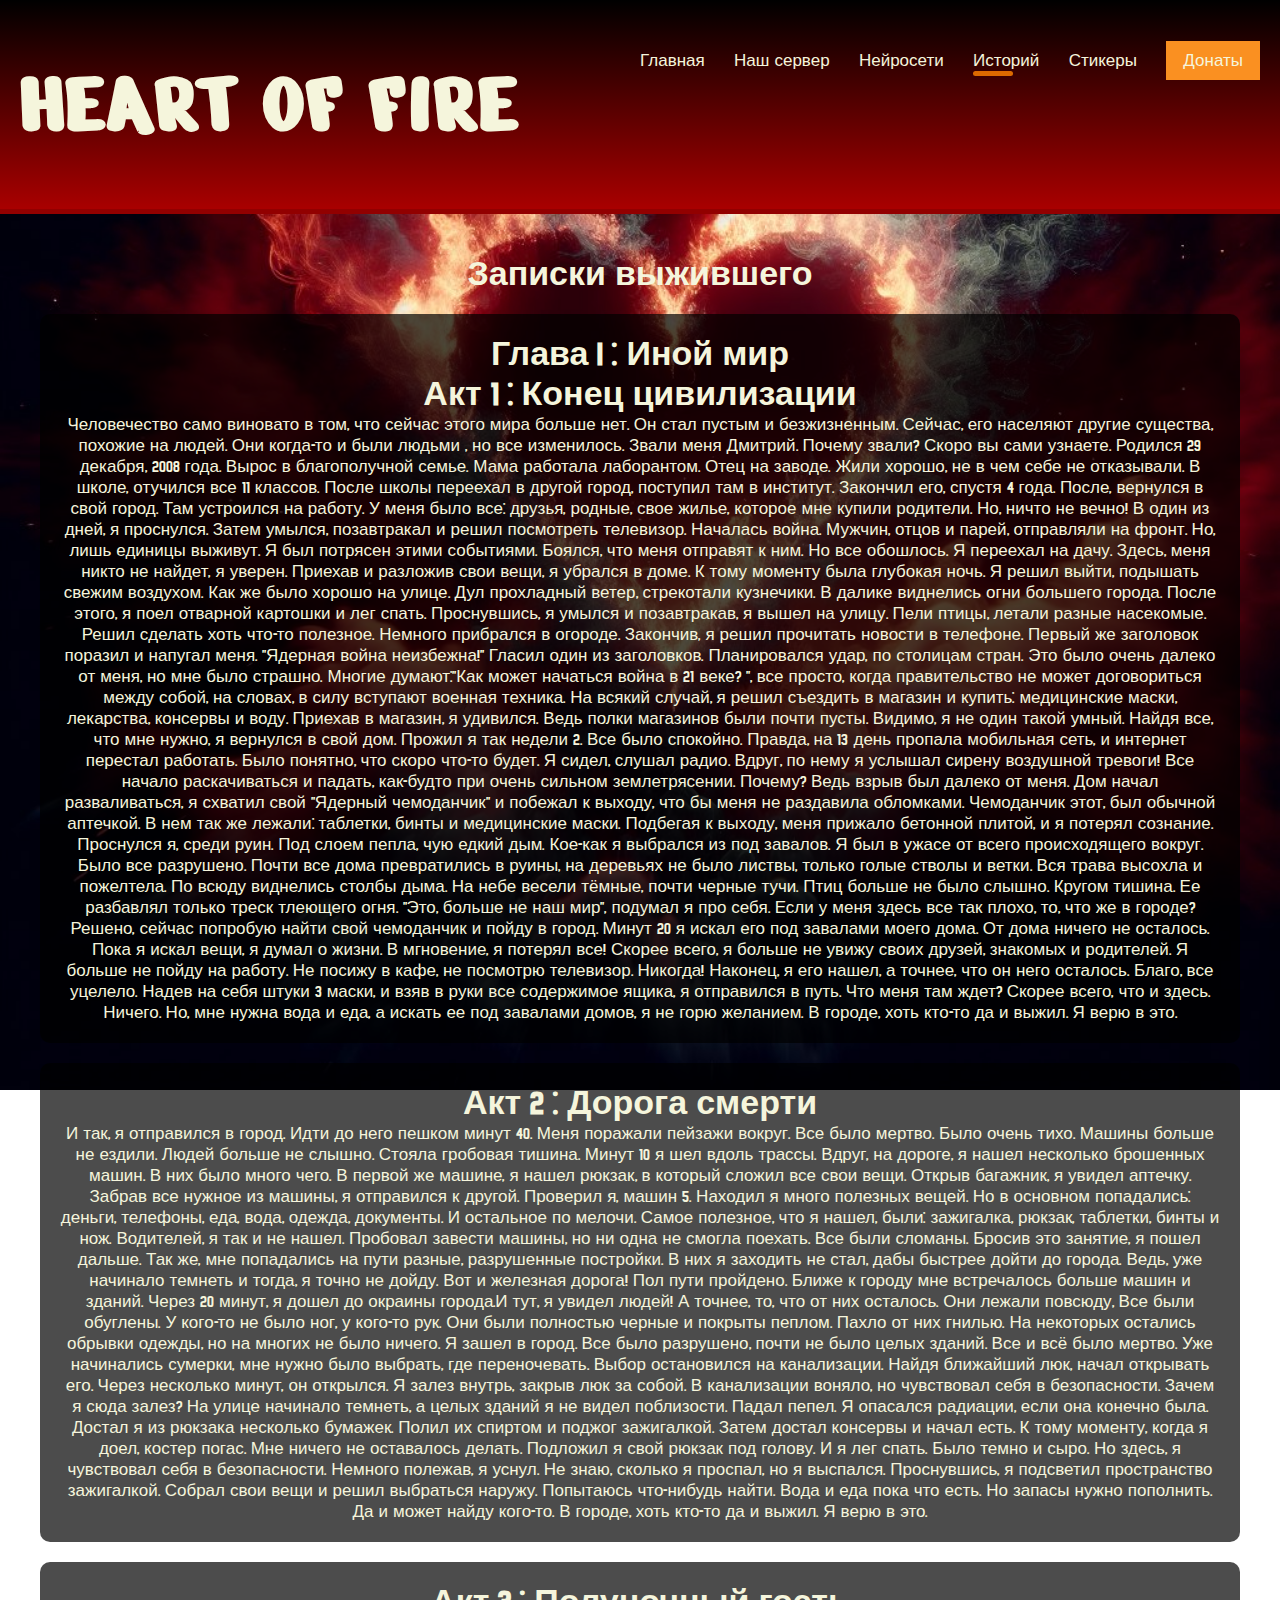
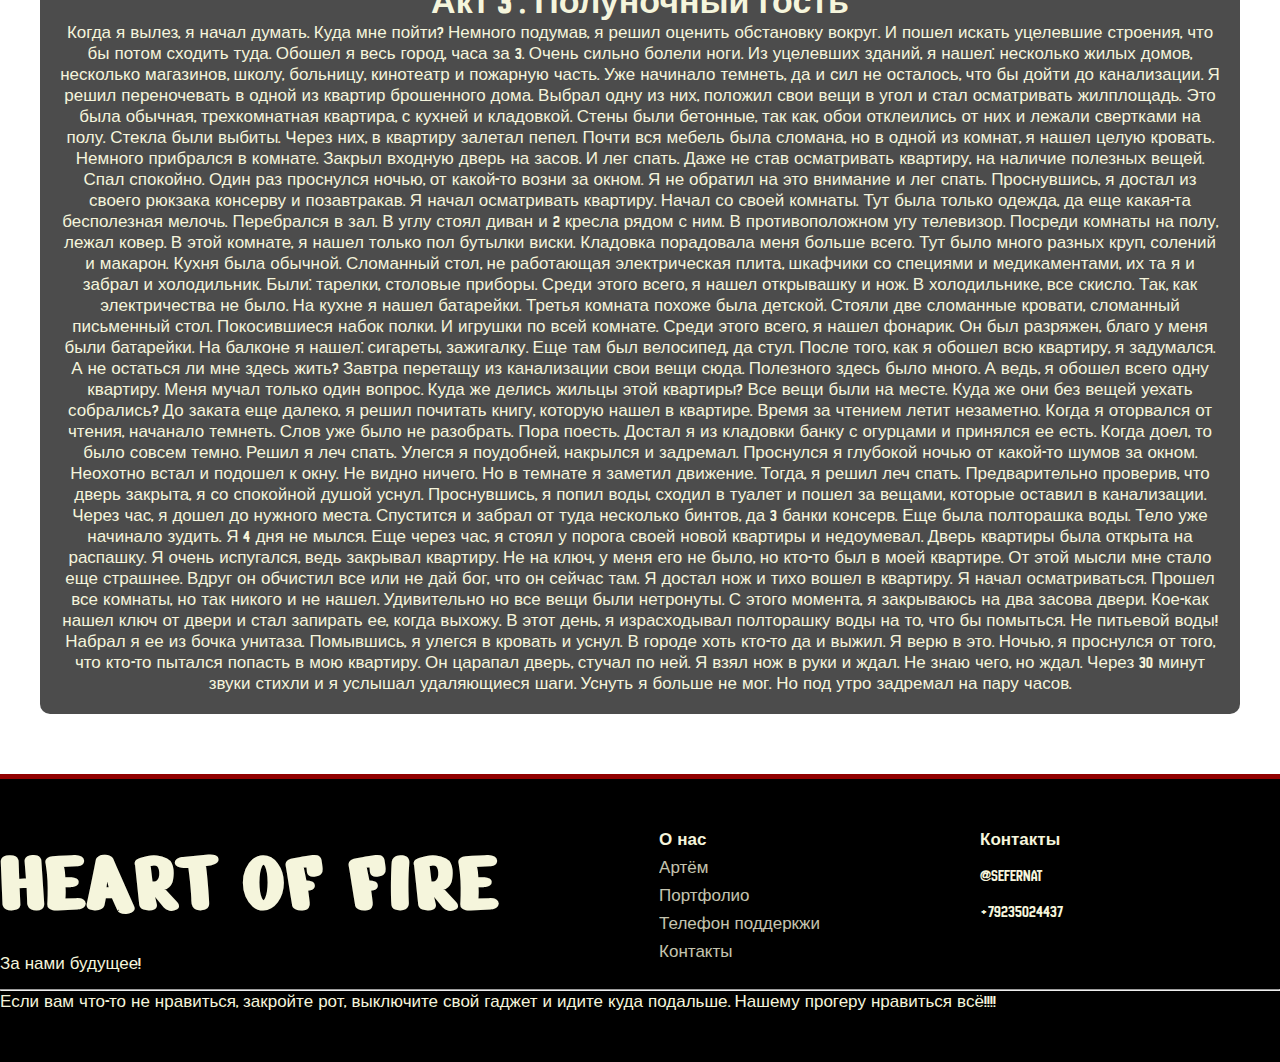
<file: story/zapicki-surv.html>
<!DOCTYPE html>
<html lang="ru">
<head>
    <meta charset="UTF-8">
    <meta name="viewport" content="width=device-width, initial-scale=1.0">
    <title>Истории - Heart of Fire</title>
    <link rel="stylesheet" href="css/main.css">
</head>
<body>
    <div class="wrapper">
    <header class="container">
        <span class="logo">Heart of Fire</span>
        <nav>
            <ul>
                <li><a href="index.html">Главная</a></li>
                <li><a href="server.html">Наш сервер</a></li>
                <li><a href="ai.html">Нейросети</a></li>
                <li class="active"><a href="history.html">Историй</a></li>
                <li><a href="stiks.html">Стикеры</a></li>
                <li class="btn"><a href="#">Донаты</a></li>
            </ul>
        </nav>
    </header>
    </div>

    <main>
        <section class="story-section">
            <h1>Записки выжившего</h1>
            <div class="story">
                <h2>Глава I : Иной мир</h2>
                <h2>Акт 1 : Конец цивилизации</h2>
                <p>Человечество само виновато в том, что сейчас этого мира больше нет. Он стал пустым и безжизненным. Сейчас, его населяют другие существа, похожие на людей. Они когда-то и были людьми , но все изменилось. Звали меня Дмитрий. Почему звали? Скоро вы сами узнаете. Родился 29 декабря, 2008 года.  Вырос в благополучной семье. Мама работала лаборантом. Отец на заводе. Жили хорошо, не в чем себе не отказывали. В школе, отучился все 11 классов. После школы переехал в другой город, поступил там в институт. Закончил его, спустя 4 года. После, вернулся в свой город. Там устроился на работу. У меня было все: друзья, родные, свое жилье, которое мне купили родители. Но, ничто не вечно! В один из дней, я проснулся. Затем умылся, позавтракал и решил посмотреть телевизор. Началась война. Мужчин, отцов и парей, отправляли на фронт. Но, лишь единицы выживут. Я был потрясен этими событиями. Боялся, что меня отправят к ним. Но все обошлось. Я переехал на дачу. Здесь, меня никто не найдет, я уверен. Приехав и разложив свои вещи, я  убрался в доме. К тому моменту была глубокая ночь. Я решил выйти, подышать свежим воздухом. Как же было хорошо на улице. Дул прохладный ветер, стрекотали кузнечики. В далике виднелись огни большего города. После этого, я поел отварной картошки и лег спать. Проснувшись,  я умылся и позавтракав, я вышел на улицу. Пели птицы, летали разные насекомые. Решил сделать хоть что-то полезное. Немного прибрался в огороде. Закончив, я решил прочитать новости в телефоне. Первый же заголовок поразил и напугал меня. "Ядерная война неизбежна!" Гласил один из заголовков. Планировался удар, по столицам стран. Это было очень далеко от меня, но мне было страшно. Многие думают:"Как может начаться война в 21 веке? ", все просто, когда правительство не может договориться между собой, на словах, в силу вступают военная техника. На всякий случай, я решил съездить в магазин и купить: медицинские маски, лекарства, консервы и воду. Приехав в магазин, я удивился. Ведь полки магазинов были почти пусты. Видимо, я не один такой умный. Найдя все, что мне нужно, я вернулся в свой дом. 
Прожил я так недели 2. Все было спокойно. Правда, на 13 день пропала мобильная сеть, и интернет перестал работать. Было понятно, что скоро что-то будет. Я сидел, слушал радио. Вдруг, по нему я услышал сирену воздушной тревоги! Все начало раскачиваться и падать, как-будто при очень сильном землетрясении. Почему? Ведь взрыв был далеко от меня. Дом начал разваливаться, я схватил свой "Ядерный чемоданчик" и побежал к выходу, что бы меня не раздавила обломками. Чемоданчик этот, был обычной аптечкой. В нем так же лежали: таблетки, бинты и медицинские маски. Подбегая к выходу, меня прижало бетонной плитой, и я потерял сознание. Проснулся я, среди руин. Под слоем пепла, чую едкий дым. Кое-как я выбрался из под завалов. Я был в ужасе от всего происходящего вокруг.  Было все разрушено. Почти все дома превратились в руины, на деревьях не было листвы, только голые стволы и ветки. Вся трава высохла и пожелтела. По всюду виднелись столбы дыма. На небе весели тёмные, почти черные тучи. Птиц больше не было слышно. Кругом тишина. Ее разбавлял только треск тлеющего огня. "Это, больше не наш мир", подумал я про себя. Если у меня здесь все так плохо, то, что же в городе? Решено, сейчас попробую найти свой чемоданчик и пойду в город. Минут 20 я искал его под завалами моего дома. От дома ничего не осталось. Пока я искал вещи, я думал о жизни. В мгновение, я потерял все! Скорее всего, я больше не увижу своих друзей, знакомых и родителей. Я больше не пойду на работу. Не посижу в кафе, не посмотрю телевизор. Никогда! Наконец, я его нашел, а точнее, что он него осталось. Благо, все уцелело. Надев на себя штуки 3 маски, и взяв в руки все содержимое ящика, я отправился в путь. Что меня там ждет? Скорее всего, что и здесь. Ничего. Но, мне нужна вода и еда, а искать ее под завалами домов, я не горю желанием. В городе, хоть кто-то да и выжил. Я верю в это.</p>
            </div>
            <div class="story">
                <h2>Акт 2 : Дорога смерти</h2>
                <p>И так, я отправился в город. Идти до него пешком минут 40. Меня поражали пейзажи вокруг. Все было мертво. Было очень тихо. Машины больше не ездили. Людей больше не слышно. Стояла гробовая тишина. Минут 10 я шел вдоль трассы. Вдруг, на дороге, я нашел несколько брошенных машин. В них было много чего. В первой же машине, я нашел рюкзак, в который сложил все свои вещи. Открыв багажник, я увидел аптечку. Забрав все нужное из машины, я отправился к другой. Проверил я, машин 5. Находил я много полезных вещей. Но в основном попадались: деньги, телефоны, еда, вода, одежда, документы. И остальное по мелочи. Самое полезное, что я нашел, были: зажигалка, рюкзак, таблетки, бинты и нож. Водителей, я так и не нашел. Пробовал завести машины, но ни одна не смогла поехать. Все были сломаны. Бросив это занятие, я пошел дальше. Так же, мне попадались на пути разные, разрушенные постройки. В них я заходить не стал, дабы быстрее дойти до города. Ведь, уже начинало темнеть и тогда, я точно не дойду. Вот и железная дорога! Пол пути пройдено. Ближе к городу мне встречалось больше машин и зданий. Через 20 минут, я дошел до окраины города.И тут, я увидел людей! А точнее, то, что от них осталось. Они лежали повсюду, Все были обуглены. У кого-то не было ног, у кого-то рук. Они были полностью черные и покрыты пеплом. Пахло от них гнилью. На некоторых остались обрывки одежды, но на многих не было ничего. Я зашел в город. Все было разрушено, почти не было целых зданий. Все и всё было мертво. Уже начинались сумерки, мне нужно было выбрать, где переночевать. Выбор остановился на канализации. Найдя ближайший люк, начал открывать его. Через несколько минут, он открылся. Я залез внутрь, закрыв люк за собой. В канализации воняло, но чувствовал себя в безопасности. Зачем я сюда залез? На улице начинало темнеть, а целых зданий я не видел поблизости. Падал пепел. Я опасался радиации, если она конечно была. Достал я из рюкзака несколько бумажек. Полил их спиртом и поджог зажигалкой. Затем достал консервы и начал есть. К тому моменту, когда я доел, костер погас. Мне ничего не оставалось делать. Подложил я свой рюкзак под голову. И я лег спать. Было темно и сыро. Но здесь, я чувствовал себя в безопасности. Немного полежав, я уснул. Не знаю, сколько я проспал, но я выспался. Проснувшись, я подсветил пространство зажигалкой. Собрал свои вещи и решил выбраться наружу. Попытаюсь что-нибудь найти. Вода и еда пока что есть. Но запасы нужно пополнить. Да и может найду кого-то. В городе, хоть кто-то да и выжил. Я верю в это.</p>
            </div>
            <div class="story">
                <h2>Акт 3 : Полуночный гость</h2>
                <p>Когда я вылез, я начал думать. Куда мне пойти? Немного подумав, я решил оценить обстановку вокруг. И пошел искать уцелевшие строения, что бы потом сходить туда. Обошел я весь город, часа за 3. Очень сильно болели ноги. Из уцелевших зданий, я нашел: несколько жилых домов, несколько магазинов, школу, больницу, кинотеатр и пожарную часть. Уже начинало темнеть, да и сил не осталось, что бы дойти до канализации. Я решил переночевать в одной из квартир брошенного дома. Выбрал одну из них, положил свои вещи в угол и стал осматривать жилплощадь. Это была обычная, трехкомнатная квартира, с кухней и кладовкой. Стены были бетонные, так как, обои отклеились от них и лежали свертками на полу. Стекла были выбиты. Через них, в квартиру залетал пепел. Почти вся мебель была сломана, но в одной из комнат, я нашел целую кровать. Немного прибрался в комнате. Закрыл входную дверь на засов. И лег спать. Даже не став осматривать квартиру, на наличие полезных вещей. Спал спокойно. Один раз проснулся ночью, от какой-то возни за окном. Я не обратил на это внимание и лег спать. Проснувшись, я достал из своего рюкзака консерву и позавтракав. Я начал осматривать квартиру. Начал со своей комнаты. Тут была только одежда, да еще какая-та бесполезная мелочь. Перебрался в зал. В углу стоял диван и 2 кресла рядом с ним. В противоположном угу  телевизор. Посреди комнаты на полу, лежал ковер. В этой комнате, я нашел только пол бутылки виски. Кладовка порадовала меня больше всего. Тут было много разных круп, солений и макарон. Кухня была обычной. Сломанный стол, не работающая электрическая плита, шкафчики со специями и медикаментами, их та я и забрал и холодильник. Были: тарелки, столовые приборы. Среди этого всего, я нашел открывашку и нож. В холодильнике, все скисло. Так, как электричества не было. На кухне я нашел батарейки. Третья комната похоже была детской. Стояли две сломанные кровати, сломанный письменный стол. Покосившиеся набок полки. И игрушки по всей комнате. Среди этого всего, я нашел фонарик. Он был разряжен, благо у меня были батарейки. На балконе я нашел: сигареты, зажигалку. Еще там был велосипед, да стул. После того, как я обошел всю квартиру, я задумался. А не остаться ли мне здесь жить? Завтра перетащу из канализации свои вещи сюда. Полезного здесь было много. А ведь, я обошел всего одну квартиру. Меня мучал только один вопрос. Куда же делись жильцы этой квартиры? Все вещи были на месте. Куда же они без вещей уехать собрались? До заката еще далеко, я решил почитать книгу, которую нашел в квартире. Время за чтением летит незаметно. Когда я оторвался от чтения, начанало темнеть. Слов уже было не разобрать. Пора поесть. Достал я из кладовки банку с огурцами и принялся ее есть. Когда доел, то было совсем темно. Решил я леч спать. Улегся я поудобней, накрылся и задремал. Проснулся я глубокой ночью от какой-то шумов за окном. Неохотно встал и подошел к окну. Не видно ничего. Но в темнате я заметил движение. Тогда, я решил леч спать. Предварительно проверив, что дверь закрыта, я со спокойной душой уснул. Проснувшись, я попил воды, сходил в туалет и пошел за вещами, которые оставил в канализации. Через час, я дошел до нужного места. Спустится и забрал от туда несколько бинтов, да 3 банки консерв. Еще была полторашка воды. Тело уже начинало зудить. Я 4 дня не мылся. Еще через час, я стоял у порога своей новой квартиры и недоумевал. Дверь квартиры была открыта на распашку. Я очень испугался, ведь закрывал квартиру. Не на ключ, у меня его не было, но кто-то был в моей квартире. От этой мысли мне стало еще страшнее. Вдруг он обчистил все или не дай бог, что он сейчас там. Я достал нож и тихо вошел в квартиру. Я начал осматриваться. Прошел все комнаты, но так никого и не нашел. Удивительно но все вещи были нетронуты. С этого момента, я закрываюсь на два засова двери. Кое-как нашел ключ от двери и стал запирать ее, когда выхожу. В этот день, я израсходывал полторашку воды на то, что бы помыться. Не питьевой воды! Набрал я ее из бочка унитаза. Помывшись, я улегся в кровать и уснул. В городе хоть кто-то да и выжил. Я верю в это. Ночью, я проснулся от того, что кто-то пытался попасть в мою квартиру. Он царапал дверь, стучал по ней. Я взял нож в руки и ждал. Не знаю чего, но ждал. Через 30 минут звуки стихли и я услышал удаляющиеся шаги. Уснуть я больше не мог. Но под утро задремал на пару часов.</p>
            </div>
            <!-- Добавьте больше историй по мере необходимости -->
        </section>
    </main>
    <footer>
        <div class="block container">
            <div>
                <span class="logo">HEART OF FIRE</span>
                <p>За нами будущее!</p>
            </div>
              <div>
            <h4>О нас</h4>
            <ul> <li>Артём</li>
                 <li>Портфолио</li>
                 <li> Телефон поддеркжи</li>
                 <li>Контакты</li>
            </ul>
               </div>
            <div>
                <h4>Контакты</h4>
                <p>@SeferNat</p>
                <p>+79235024437</p>
            </div>
        </div>
        <hr>
        <p>Если вам что-то не нравиться, закройте рот, выключите свой гаджет и идите куда подальше. Нашему прогеру нравиться всё!!!!</p>
    </footer>
</body>
</html>
</file>
<file: css/main.css>
@import url('https://fonts.googleapis.com/css2?family=New+Amsterdam&display=swap');
@import url('https://fonts.googleapis.com/css2?family=Nerko+One&display=swap');

* {
    margin: 0;
    padding: 0;
}

body {
    font-family: 'New Amsterdam', sans-serif;
    font-weight: 100;
    color: beige;
    font-size:  17px;
}

a {
    text-decoration: none;
}
    img {
        max-width: 100%;
    }

.wrapper {
    background: linear-gradient(180deg, rgb(0, 0, 0) 0%, rgb(173, 0, 0) 100%);
    width: 100%;
}

.container {
    width: auto;
    margin: 0 auto;
}

header {
    text-align: left;
    padding: 50px 20px;
    border-bottom: 5px solid #920000;
}

header .logo, footer .block .logo{
    text-transform: uppercase;
    font-size: 90px;
    font-family: "Nerko One", cursive;
    font-weight: 800;
}

header nav {
    float: right;
    width: 50%;
}

header nav ul {
list-style: none;
display: flex;
justify-content: space-between;
}

header nav ul li {
    display: inline-block;
}

header nav ul li a {color: beige;}
header nav ul li.active::after {
    content: '';
    display: block;
    width: 40px;
    height: 5px;
    background: #dc6a00;
    border-radius: 10px;
}
header nav ul li:not(.active):not(.btn) a:hover {
border-bottom: 5px solid #dc0f00;
}

header nav ul li.btn a, .email .block button {
    background: #FA9021;
    padding: 9px 17px;
    border: 5px;
    transition: all 500ms ease;
}

header nav ul li.btn a:hover, .email .block button:hover {
    background: hsl(1, 91%, 18%);
}

.hero {
    padding-bottom: 100px;
    position: relative;
}

.hero--info {
    width: 400px;
    margin: 0 75px;
} 

.hero--info h2 {
    color: #E87D0E;
    font-size: 20px;
    font-weight: 500;
}

.hero--info h1 {
    font-size: 50px;
    font-weight: 500;
}

.hero--info p {
font-weight: 400;
line-height: 170%;
margin: 30px 0;
}

.hero--info .btn {
    background: #FA9021;
    color: beige;
    border-radius: 50px;
    padding: 15px 30px;
    border: 0;
    transition: all 500ms ease;
}

.hero--info .btn:hover {
    cursor: pointer;
    transform: scale(1.1);
    background: hsl(1, 91%, 18%);
}

.hero img {
    position: absolute;
    top: -60px;
    right: 10px;
}

.trending {
    padding-top: 50px;
    padding-bottom: 10px;
}
.trending h3{
    font-weight: 600;
    font-size: 31px;
}

.trending .see-all, .projects .see-all {
    color: beige;
    background:  #25211D;
    border-radius: 5px;
    padding: 12px 23px;
    float: right;
    display: block;
    transition: all 500ms ease;
}


.projects .see-all:hover{
    transform: scale(1.1);
    background: hsl(1, 91%, 18%);
}
.trending .see-all:hover{
    transform: scale(1.1);
    background: hsl(1, 91%, 18%);
}

.trending .games {
    display: flex;
    display: flex;
    justify-content: space-between;
    width: 100%;
    padding: 50px 0;
}

.trending .games span {
    display: block;
    text-align: center;
    margin-top: 20px;
}

.trending .games span img {
    position: relative;
    top: 11px;
    width: 15%;
}

.banner {
    position: relative;
    top: 40px;
    padding: 80px 0;

}

.banner h3 {
    font-size:  30px;
    font-weight: 600;
    margin-bottom: 30px;
}

.banner p {
    line-height: 170%;
    margin-bottom: 30px;
    width: 550px;
}

.banner img {
    position: absolute;
    top: -20px;
    right: 200px;
    width: 15%;
}


.features {
    background: url('img/Fons.png') no-repeat center center fixed;
    background-size: cover;
    padding: 80px 0;
}

.features h3 {
    margin-bottom: 20px;
    text-align: center;
    max-width: 800px;
    margin-left: auto;
    margin-right: auto;
}

.features p {
    margin-bottom: 20px;
    text-align: center;
    max-width: 800px;
    margin-left: auto;
    margin-right: auto;
}

.features h3 {
    font-size: 30px;
}

.features .info {
    display: flex;
    justify-content: center;
    flex-wrap: wrap;
}

.features .info .block {
    text-align: center;
    width: 20%;
    color: #fff;
    margin: 30px 2%;
    transition: all 500ms ease;
}

.features .info .block:hover{
    transform: scale(1.1);
}

features .info .block img {
    margin-bottom: 15px;
}

.projects {
padding: 100px 0;
}

.projects h3 {
    font-size: 30px;
    text-align: center;
}

.projects p {
    margin: 40px;
    text-align: center;
}

.projects .images {
    display: flex;
    justify-content: space-around;
    margin-bottom: 25px;
}

.projects .see-all {
    float: none;
    width: 70px;
    text-align: center;
    margin: 0 auto;
}

.email {
    padding-bottom: 120px;
}

.email h3 {
    margin-top: 60px;
    font-size: 30px;
}

.email .block {
    background: #1C140F;
    margin-top: 30px;
    border-radius: 10px;
    padding: 40px 3%;
    width: 94%;
    display: flex;
    justify-content: space-between;
    align-items: center;
}

.email.block h4 {
    font-size: 30px;
    font-weight: 300;
}

.email .block p {
    width: 500px;
}

.email .block input {
    background: #fff;
    outline: none;
    border: 0;
    border-radius: 5px;
    width: 380px;
    padding: 20px 30px;
    position: relative;
    right: -120px;
    z-index: 1;
}
.email .block input::placeholder {
    color: #898989;
}

.email .block button {
    cursor: pointer;
    border: 0;
    padding: 13px 17px;
    position: relative;
    border: 0;

    border-radius: 5px;
    z-index: 2;
    color:  #fff;
}

footer {
    background: #000;
    padding: 50px 0;
    border-top: 5px solid #920000;
}

footer .block {
    display: flex;
    justify-content: space-between;
}

footer .block p {
    width: 300px;
    margin: 15px 0;

}

footer.block h4 {
    font-weight: 100;
    font-size: 15px;
}

footer .block ul {
    list-style: none;
}

footer .block ul li {
    margin-top: 7px;
    opacity: 0.8;
}

.history {
    padding: 100px 0;
    }

    .history .historys {
        display: flex;
        justify-content: center;
        flex-wrap: wrap;
    }
    
    .history .historys .block {
        text-align: center;
        width: 20%;
        color: #fff;
        margin: 30px 2%;
        transition: all 500ms ease;
    }
    .history .block:hover {
        transform: scale(1.1);
    }

    .logos{
        padding-bottom: 100px;
        position: relative;
    }
    .logos h3 {
            font-family: "Nerko One", cursive;
            font-weight: 300;
            width: 700px;
            font-size: 150px;
            margin-left: 200px;
            text-align: center;
    }
    .logos p {
        margin-left: 200px;
        width: 700px;
        font-size: 20px;
        height: 250px;
        text-align: center;
}

.logos .block {
    position: absolute;
    top: -20px;
    right: 50px;
    width: 20%;
    margin: 30px 2%;
}
.logos .block1 {
    position: absolute;
    top: 300px;
    right: 50px;
    width: 20%;
    margin: 30px 2%;
}
.logos .block2 {
    position: absolute;
    top: 600px;
    right: 50px;
    width: 20%;
    margin: 30px 2%;
}
.logos .block1 img {
    margin-bottom: 15px;
}
.logos .block img {
    margin-bottom: 15px;
}

.logos .block3 {
    display: flex;
    justify-content: space-around;
    margin-bottom: 25px;
}

main {
    background: url('img/Fons.png') no-repeat center center fixed;
    background-size: cover;
    padding: 80px 0;
}

.story-section {
    text-align: center;
}

.story {
    margin: 20px 0;
    padding: 20px;
    background: rgba(0, 0, 0, 0.7);
    border-radius: 10px;
}

.story h1 {
    font-size: 2.5em;
}

.story h2 {
    font-size: 2em;
}

.stroy p {
    font-size: 1.2em;
}

.aibody {
    margin: 0;
    font-family: Arial, sans-serif;
    background: linear-gradient(to bottom, black, red);
    color: white;
    text-align: center;
}

.aibody h1 {
    font-size: 3em;
    margin: 20px 0;
    color: orange;
}

.bots {
    display: flex;
    justify-content: space-around;
    flex-wrap: wrap;
    padding: 20px;
}

.bot {
    background: rgba(255, 165, 0, 0.8); /* Оранжевый фон с прозрачностью */
    border-radius: 10px;
    margin: 15px;
    padding: 20px;
    width: 250px;
    transition: transform 0.3s;
}

.bot:hover {
    transform: scale(1.05);
}

.bot img {
    width: 100%;
    border-radius: 10px;
}

.bot h2 {
    font-size: 1.8em;
    margin: 10px 0;
}

.bot p {
    font-size: 1.2em;
}

.bodyzam {
    margin: 0;
    font-family: Arial, sans-serif;
    color: white;
    text-align: center;
    padding: 20px;
    background: url('img/heart2.jpg') no-repeat center center fixed;
    background-size: cover;
}

.bodyzam .mains {
    display: flex;
    flex-direction: column;
    align-items: center;
}

.note {
    background: rgba(26, 1, 0, 0.8); /* Огненный цвет с прозрачностью */
    border-radius: 10px;
    margin: 20px;
    padding: 20px;
    width: 500px;
    position: relative;
    
}


.note h2 {
    margin: 0;
}

.note p {
    margin: 10px 0;
}

.note-image {
    width: 256px;
    height: 256px;
    border-radius: 10px;
    margin-top: 10px;
}

.input-box input{
width: 100%;
height: 100%;
background: transparent;
border: none;
outline: none;
border: 2px solid rgb(255, 255, 255, .2);
border-radius: 40px;
font-size: 16px;
color: #fff;
padding: 20px 45px 20px 20px;
}

.input-box input::placeholder {
    color: #fff;

}

.input-box i {
    position: absolute;
    right: 20px;
    top: 50%;
    transform: translateY(-50%);
    font-size: 20px;
}
</file>
<file: css/styles.css>
@import url('https://fonts.googleapis.com/css2?family=New+Amsterdam&display=swap');
@import url('https://fonts.googleapis.com/css2?family=Nerko+One&display=swap');
body {
    font-family: 'New Amsterdam', sans-serif;
    margin: 0;
    padding: 0;
    background: linear-gradient(180deg, rgb(0, 0, 0) 0%, rgb(173, 0, 0) 100%);
    color: white;
    font-size:  17px;
    font-weight: 100;
}

a {
    text-decoration: none;
}

header {
    text-align: left;
    padding: 50px 20px;
    background: rgba(0, 0, 0, 0.5);
    border-bottom: 5px solid #920000;
}

header .logo{
    text-transform: uppercase;
    font-size: 90px;
    font-family: "Nerko One", cursive;
    font-weight: 700;
}

header nav {
    float: right;
    width: 50%;
    text-decoration: none;
}

header nav ul {
list-style: none;
display: flex;
justify-content: space-between;
text-decoration: none;
}

header nav ul li {
    display: inline-block;
    text-decoration: none;
}

header nav ul li a {color: beige;}
header nav ul li.active::after {
    content: '';
    display: block;
    width: 40px;
    height: 5px;
    background: #dc6a00;
    border-radius: 10px;
}
header nav ul li:not(.active):not(.btn) a:hover {
border-bottom: 5px solid #920000;
}

header nav ul li.btn a, .email .block button {
    background: #FA9021;
    padding: 9px 17px;
    border: 5px;
    transition: all 500ms ease;
}

header nav ul li.btn a:hover, .email .block button:hover {
    background: hsl(1, 91%, 18%);
}

h1 {
    font-size: 2.5em;
    margin: 0;
    text-align: center;
}

p {
    font-size: 1.2em;
    text-align: center;
}

main {
    padding: 20px;
}

.stickers {
    display: flex;
    justify-content: space-around;
    flex-wrap: wrap;
}

.sticker {
    background: rgba(0, 0, 0, 0.7);
    border-radius: 10px;
    margin: 15px;
    padding: 20px;
    text-align: center;
    width: 250px;
    color:  #fff;
    transition: transform 0.3s;
}

.sticker:hover {
    transform: scale(1.05);
}

.sticker img {
    width: 100%;
    border-radius: 10px;
}

footer {
    text-align: center;
    padding: 20px;
    background: rgba(0, 0, 0, 0.5);
    border-top: 5px solid #ff3d00;
    color: #fff;
}
</file>
<file: css/Glav2.css>
@import url('https://fonts.googleapis.com/css2?family=Handjet:wght@100..900&display=swap');
* {
    margin: 0;
    padding: 0;
    box-sizing: border-box;
}

a {
    text-decoration: none;
}

body {
    font-family: 'Arial', sans-serif;
    background: url('img/FonGlav2.jpg') no-repeat center center fixed;
    background-size: cover;
    color: #fff;
}

header {
    display: flex;
    justify-content: space-between;
    align-items: center;
    padding: 20px;
    background: linear-gradient(to right, rgba(0, 0, 0, 0.8), rgba(255, 0, 0, 0.8));
}

.logo-container {
    display: flex;
    font-size: 80px;
    font-family: "Handjet", sans-serif;
    align-items: center;
}

.mini-logo {
    margin-right: 10px;
}

h1 {
    font-size: 36px;
    color: white;
}

nav ul {
    list-style: none;
    display: flex;
}

nav ul li {
    margin-left: 20px;
}

nav ul li a {
    color: #fff;
    text-decoration: none;
    font-weight: bold;
    transition: color 0.3s, transform 0.3s;
}

nav ul li a:hover {
    color: #dc143c; /* Темно-красный */
    transform: scale(1.1);
}

.content {
    display: flex;
    justify-content: space-between;
    padding: 40px 20px;
    flex-wrap: wrap; /* Позволяет элементам переноситься на новую строку */
}

.side-image {
    width: 30%;
    text-align: center;
}

.side-image img {
    max-width: 100%;
    height: auto;
}

.logo {
    text-align: center;
    width: 40%;
}
.logo h2 {
    font-size: 130px;
    font-family: "Handjet", sans-serif;
}

.logo img {
    max-width: 100%;
    height: auto;
}

.blocks {
    display: flex;
    justify-content: space-between;
    padding: 40px 20px;
    flex-wrap: wrap; /* Позволяет элементам переноситься на новую строку */
    color: #fff;
}

.block {
    background: linear-gradient(to bottom, rgba(255, 0, 0, 0.8), rgba(0, 0, 0, 0.8));
    border-radius: 10px;
    text-align: center;
    padding: 20px;
    width: 18%;
    transition: transform 0.3s;
    margin: 10px; /* Добавлено для отступов между блоками */
    color: #fff;
}

.block:hover {
    transform: scale(1.05);
}

.block img {
    border-radius: 50%;
    margin-bottom: 10px;
}

.red-button {
    background: #690303d2;
    color: white;
    padding: 10px;
    border-radius: 5px;
    margin-top: 10px;
    cursor: pointer;
}

/* Медиа-запросы для мобильных устройств */
@media (max-width: 1024px) {
    .content {
        flex-direction: column; /* Вертикальное расположение элементов */
        align-items: center; /* Центрирование элементов */
    }

    .side-image {
        width: 80%; /* Увеличение ширины для мобильных устройств */
        margin-bottom: 20px; /* Отступ между изображениями */
    }

    .logo {
        width: 80%; /* Увеличение ширины для мобильных устройств */
    }

    .blocks {
        flex-direction: column; /* Вертикальное расположение блоков */
        align-items: center; /* Центрирование блоков */
    }

    .block {
        width: 90%; /* Увеличение ширины блоков для мобильных устройств */
    }
}

@media (max-width: 768px) {
    h1 {
        font-size: 28px; /* Уменьшение размера заголовка для мобильных устройств */
    }

    nav ul li {
        margin-left: 10px; /* Уменьшение отступов между пунктами меню */
    }

    nav ul li a {
        font-size: 14px; /* Уменьшение размера шрифта для мобильных устройств */
    }
}
</file>
<file: story/css/main.css>
@import url('https://fonts.googleapis.com/css2?family=New+Amsterdam&display=swap');
@import url('https://fonts.googleapis.com/css2?family=Nerko+One&display=swap');

* {
    margin: 0;
    padding: 0;
}

body {
    font-family: 'New Amsterdam', sans-serif;
    font-weight: 100;
    color: beige;
    font-size:  17px;
}

a {
    text-decoration: none;
}
    img {
        max-width: 100%;
    }

.wrapper {
    background: linear-gradient(180deg, rgb(0, 0, 0) 0%, rgb(173, 0, 0) 100%);
    width: 100%;
}

.container {
    width: auto;
    margin: 0 auto;
}

header {
    text-align: left;
    padding: 50px 20px;
    border-bottom: 5px solid #920000;
}

header .logo, footer .block .logo{
    text-transform: uppercase;
    font-size: 90px;
    font-family: "Nerko One", cursive;
    font-weight: 800;
}

header nav {
    float: right;
    width: 50%;
}

header nav ul {
list-style: none;
display: flex;
justify-content: space-between;
}

header nav ul li {
    display: inline-block;
}

header nav ul li a {color: beige;}
header nav ul li.active::after {
    content: '';
    display: block;
    width: 40px;
    height: 5px;
    background: #dc6a00;
    border-radius: 10px;
}
header nav ul li:not(.active):not(.btn) a:hover {
border-bottom: 5px solid #dc0f00;
}

header nav ul li.btn a, .email .block button {
    background: #FA9021;
    padding: 9px 17px;
    border: 5px;
    transition: all 500ms ease;
}

header nav ul li.btn a:hover, .email .block button:hover {
    background: hsl(1, 91%, 18%);
}

.hero {
    padding-bottom: 100px;
    position: relative;
}

.hero--info {
    width: 400px;
    margin: 0 75px;
} 

.hero--info h2 {
    color: #E87D0E;
    font-size: 20px;
    font-weight: 500;
}

.hero--info h1 {
    font-size: 50px;
    font-weight: 500;
}

.hero--info p {
font-weight: 400;
line-height: 170%;
margin: 30px 0;
}

.hero--info .btn {
    background: #FA9021;
    color: beige;
    border-radius: 50px;
    padding: 15px 30px;
    border: 0;
    transition: all 500ms ease;
}

.hero--info .btn:hover {
    cursor: pointer;
    transform: scale(1.1);
    background: hsl(1, 91%, 18%);
}

.hero img {
    position: absolute;
    top: -60px;
    right: 10px;
}

.trending {
    padding-top: 50px;
    padding-bottom: 10px;
}
.trending h3{
    font-weight: 600;
    font-size: 31px;
}

.trending .see-all, .projects .see-all {
    color: beige;
    background:  #25211D;
    border-radius: 5px;
    padding: 12px 23px;
    float: right;
    display: block;
    transition: all 500ms ease;
}


.projects .see-all:hover{
    transform: scale(1.1);
    background: hsl(1, 91%, 18%);
}
.trending .see-all:hover{
    transform: scale(1.1);
    background: hsl(1, 91%, 18%);
}

.trending .games {
    display: flex;
    display: flex;
    justify-content: space-between;
    width: 100%;
    padding: 50px 0;
}

.trending .games span {
    display: block;
    text-align: center;
    margin-top: 20px;
}

.trending .games span img {
    position: relative;
    top: 11px;
    width: 15%;
}

.banner {
    position: relative;
    top: 40px;
    padding: 80px 0;

}

.banner h3 {
    font-size:  30px;
    font-weight: 600;
    margin-bottom: 30px;
}

.banner p {
    line-height: 170%;
    margin-bottom: 30px;
    width: 550px;
}

.banner img {
    position: absolute;
    top: -20px;
    right: 200px;
    width: 15%;
}


.features {
    background: url('img/Fons.png') no-repeat center center fixed;
    background-size: cover;
    padding: 80px 0;
}

.features h3 {
    margin-bottom: 20px;
    text-align: center;
    max-width: 800px;
    margin-left: auto;
    margin-right: auto;
}

.features p {
    margin-bottom: 20px;
    text-align: center;
    max-width: 800px;
    margin-left: auto;
    margin-right: auto;
}

.features h3 {
    font-size: 30px;
}

.features .info {
    display: flex;
    justify-content: center;
    flex-wrap: wrap;
}

.features .info .block {
    text-align: center;
    width: 20%;
    color: #fff;
    margin: 30px 2%;
    transition: all 500ms ease;
}

.features .info .block:hover{
    transform: scale(1.1);
}

features .info .block img {
    margin-bottom: 15px;
}

.projects {
padding: 100px 0;
}

.projects h3 {
    font-size: 30px;
    text-align: center;
}

.projects p {
    margin: 40px;
    text-align: center;
}

.projects .images {
    display: flex;
    justify-content: space-around;
    margin-bottom: 25px;
}

.projects .see-all {
    float: none;
    width: 70px;
    text-align: center;
    margin: 0 auto;
}

.email {
    padding-bottom: 120px;
}

.email h3 {
    margin-top: 60px;
    font-size: 30px;
}

.email .block {
    background: #1C140F;
    margin-top: 30px;
    border-radius: 10px;
    padding: 40px 3%;
    width: 94%;
    display: flex;
    justify-content: space-between;
    align-items: center;
}

.email.block h4 {
    font-size: 30px;
    font-weight: 300;
}

.email .block p {
    width: 500px;
}

.email .block input {
    background: #fff;
    outline: none;
    border: 0;
    border-radius: 5px;
    width: 380px;
    padding: 20px 30px;
    position: relative;
    right: -120px;
    z-index: 1;
}
.email .block input::placeholder {
    color: #898989;
}

.email .block button {
    cursor: pointer;
    border: 0;
    padding: 13px 17px;
    position: relative;
    border: 0;

    border-radius: 5px;
    z-index: 2;
    color:  #fff;
}

footer {
    background: #000;
    padding: 50px 0;
    border-top: 5px solid #920000;
}

footer .block {
    display: flex;
    justify-content: space-between;
}

footer .block p {
    width: 300px;
    margin: 15px 0;

}

footer.block h4 {
    font-weight: 100;
    font-size: 15px;
}

footer .block ul {
    list-style: none;
}

footer .block ul li {
    margin-top: 7px;
    opacity: 0.8;
}

.history {
    padding: 100px 0;
    }

    .history .historys {
        display: flex;
        justify-content: center;
        flex-wrap: wrap;
    }
    
    .history .historys .block {
        text-align: center;
        width: 20%;
        color: #fff;
        margin: 30px 2%;
        transition: all 500ms ease;
    }
    .history .block:hover {
        transform: scale(1.1);
    }

    .logos{
        padding-bottom: 100px;
        position: relative;
    }
    .logos h3 {
            font-family: "Nerko One", cursive;
            font-weight: 300;
            width: 700px;
            font-size: 150px;
            margin-left: 200px;
            text-align: center;
    }
    .logos p {
        margin-left: 200px;
        width: 700px;
        font-size: 20px;
        height: 250px;
        text-align: center;
}

.logos .block {
    position: absolute;
    top: -20px;
    right: 50px;
    width: 20%;
    margin: 30px 2%;
}
.logos .block1 {
    position: absolute;
    top: 300px;
    right: 50px;
    width: 20%;
    margin: 30px 2%;
}
.logos .block2 {
    position: absolute;
    top: 600px;
    right: 50px;
    width: 20%;
    margin: 30px 2%;
}
.logos .block1 img {
    margin-bottom: 15px;
}
.logos .block img {
    margin-bottom: 15px;
}

.logos .block3 {
    display: flex;
    justify-content: space-around;
    margin-bottom: 25px;
}

main {
    padding: 40px;
    background: url('Fon.jpg') no-repeat center center fixed;
    background-size: cover;
}

.story-section {
    text-align: center;
}

.story {
    margin: 20px 0;
    padding: 20px;
    background: rgba(0, 0, 0, 0.7);
    border-radius: 10px;
}

.story h1 {
    font-size: 2.5em;
}

.story h2 {
    font-size: 2em;
}

.stroy p {
    font-size: 1.2em;
}

.aibody {
    margin: 0;
    font-family: Arial, sans-serif;
    background: linear-gradient(to bottom, black, red);
    color: white;
    text-align: center;
}

.aibody h1 {
    font-size: 3em;
    margin: 20px 0;
    color: orange;
}

.bots {
    display: flex;
    justify-content: space-around;
    flex-wrap: wrap;
    padding: 20px;
}

.bot {
    background: rgba(255, 165, 0, 0.8); /* Оранжевый фон с прозрачностью */
    border-radius: 10px;
    margin: 15px;
    padding: 20px;
    width: 250px;
    transition: transform 0.3s;
}

.bot:hover {
    transform: scale(1.05);
}

.bot img {
    width: 100%;
    border-radius: 10px;
}

.bot h2 {
    font-size: 1.8em;
    margin: 10px 0;
}

.bot p {
    font-size: 1.2em;
}
</file>
